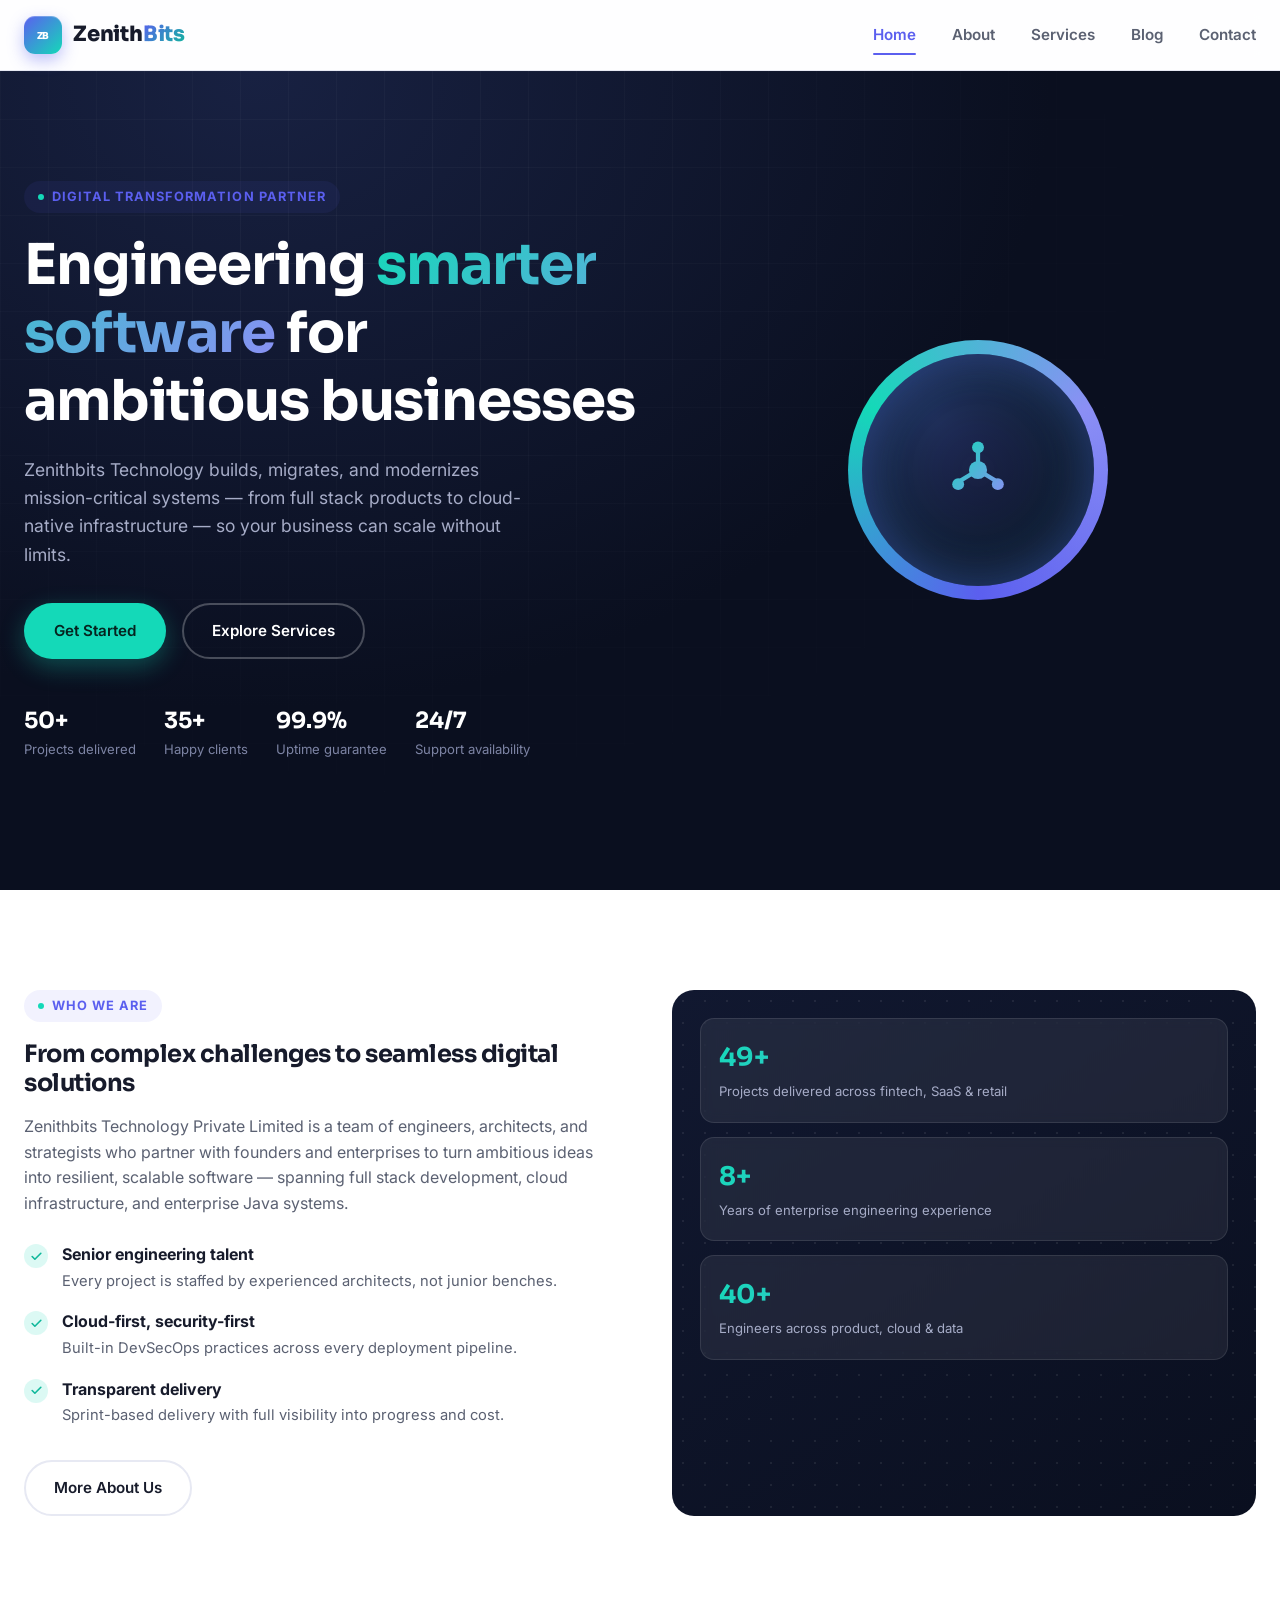
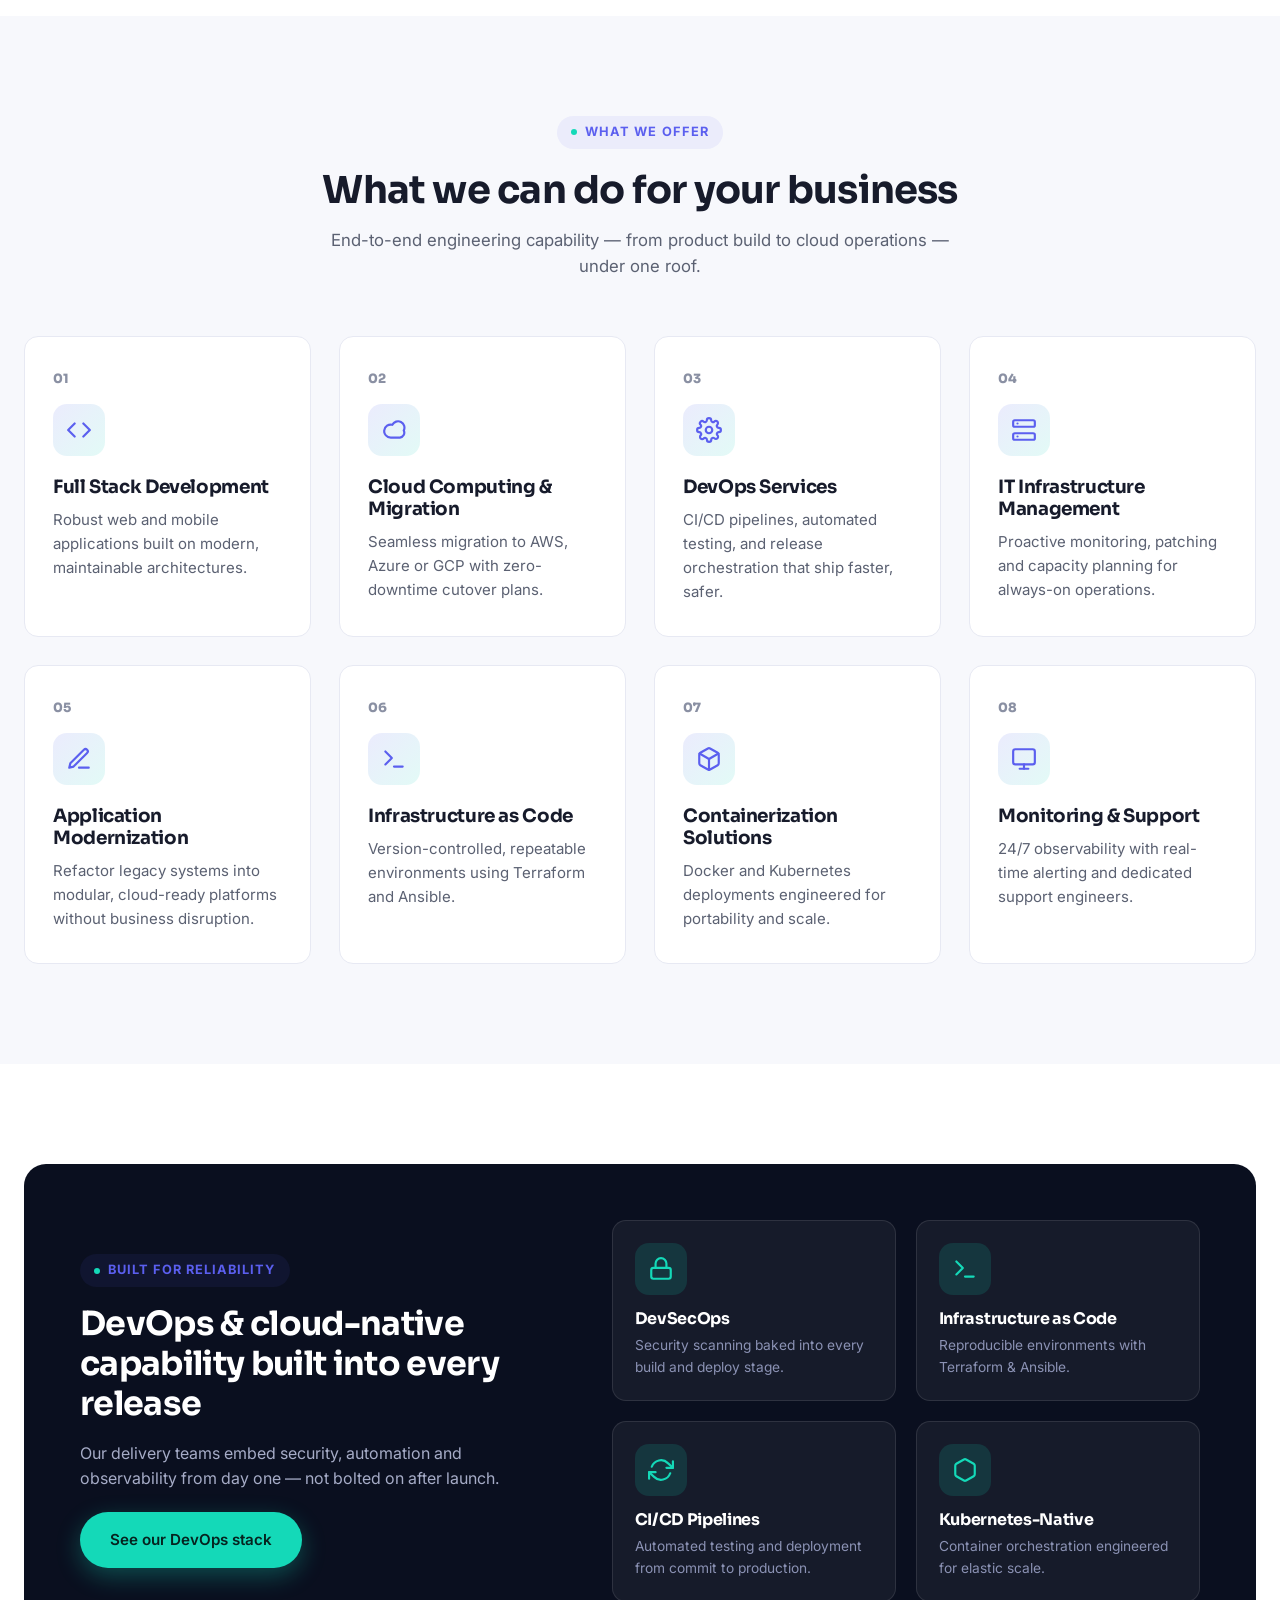
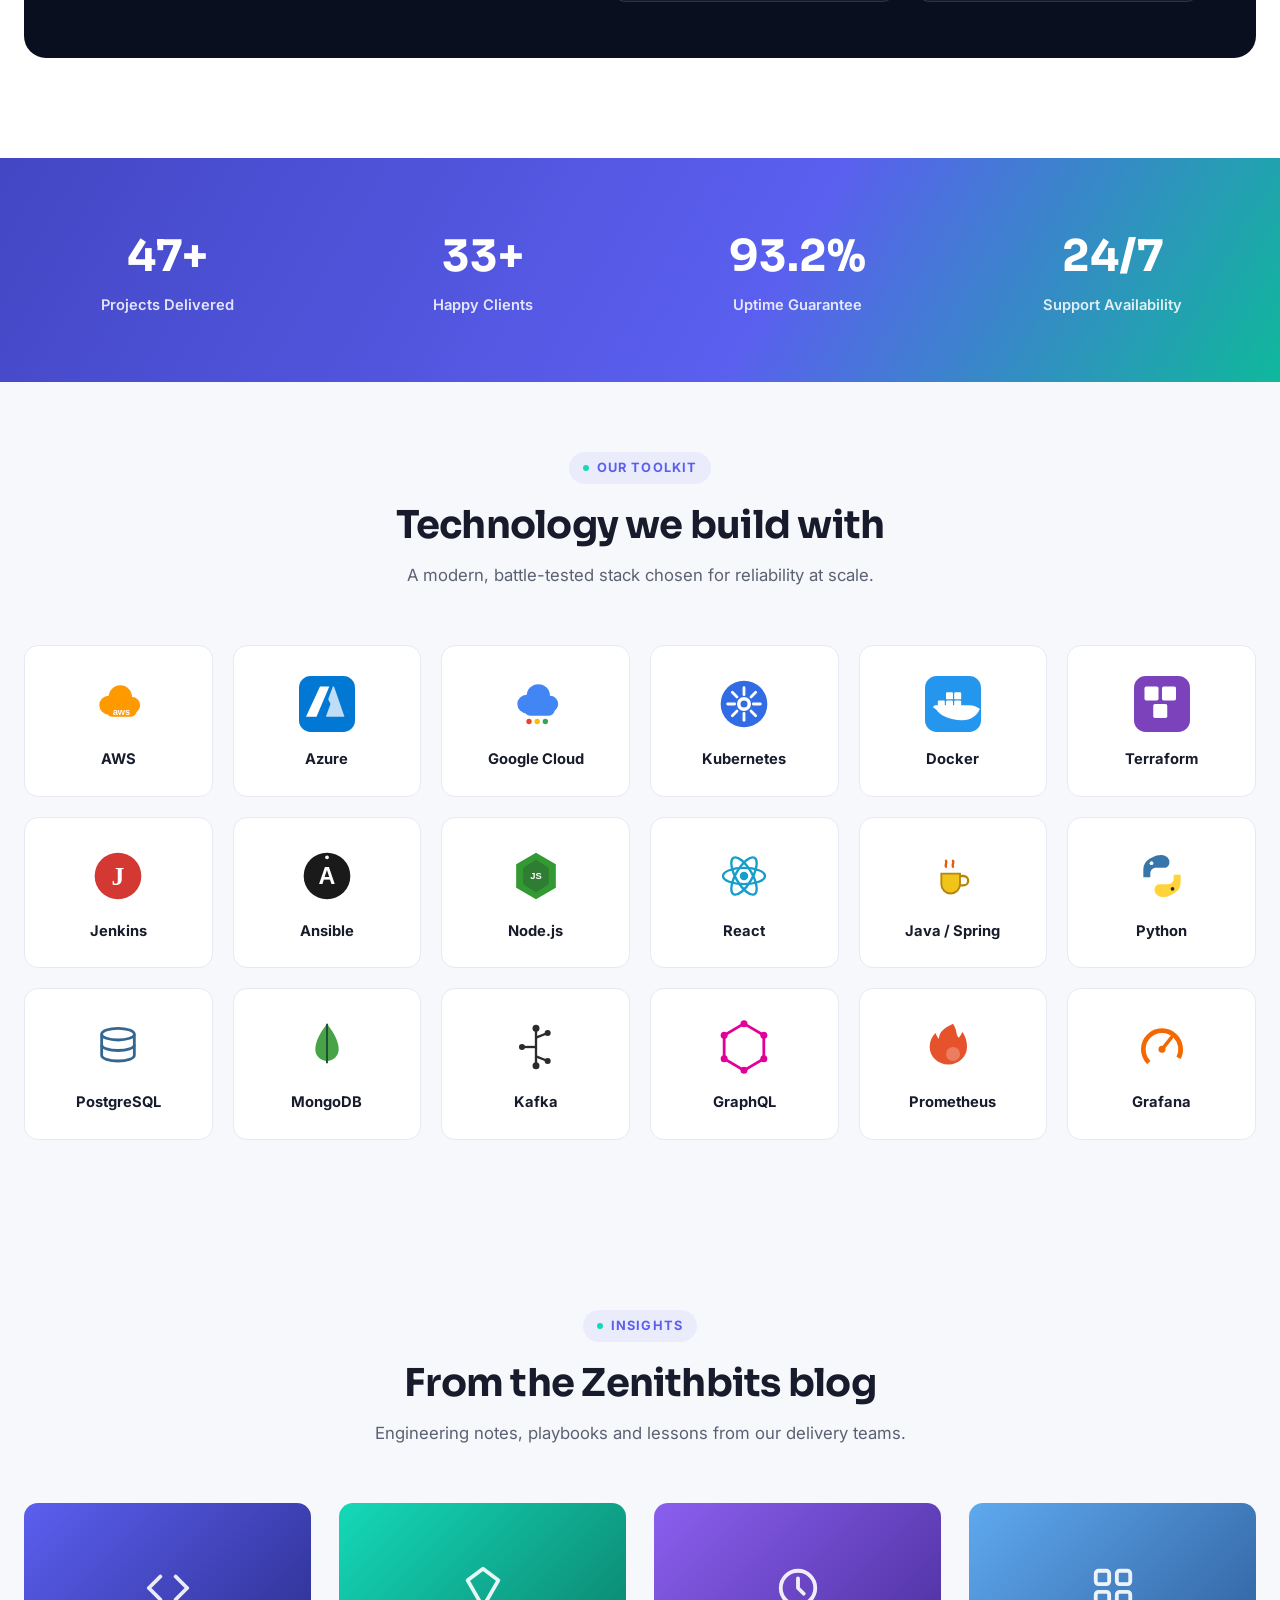
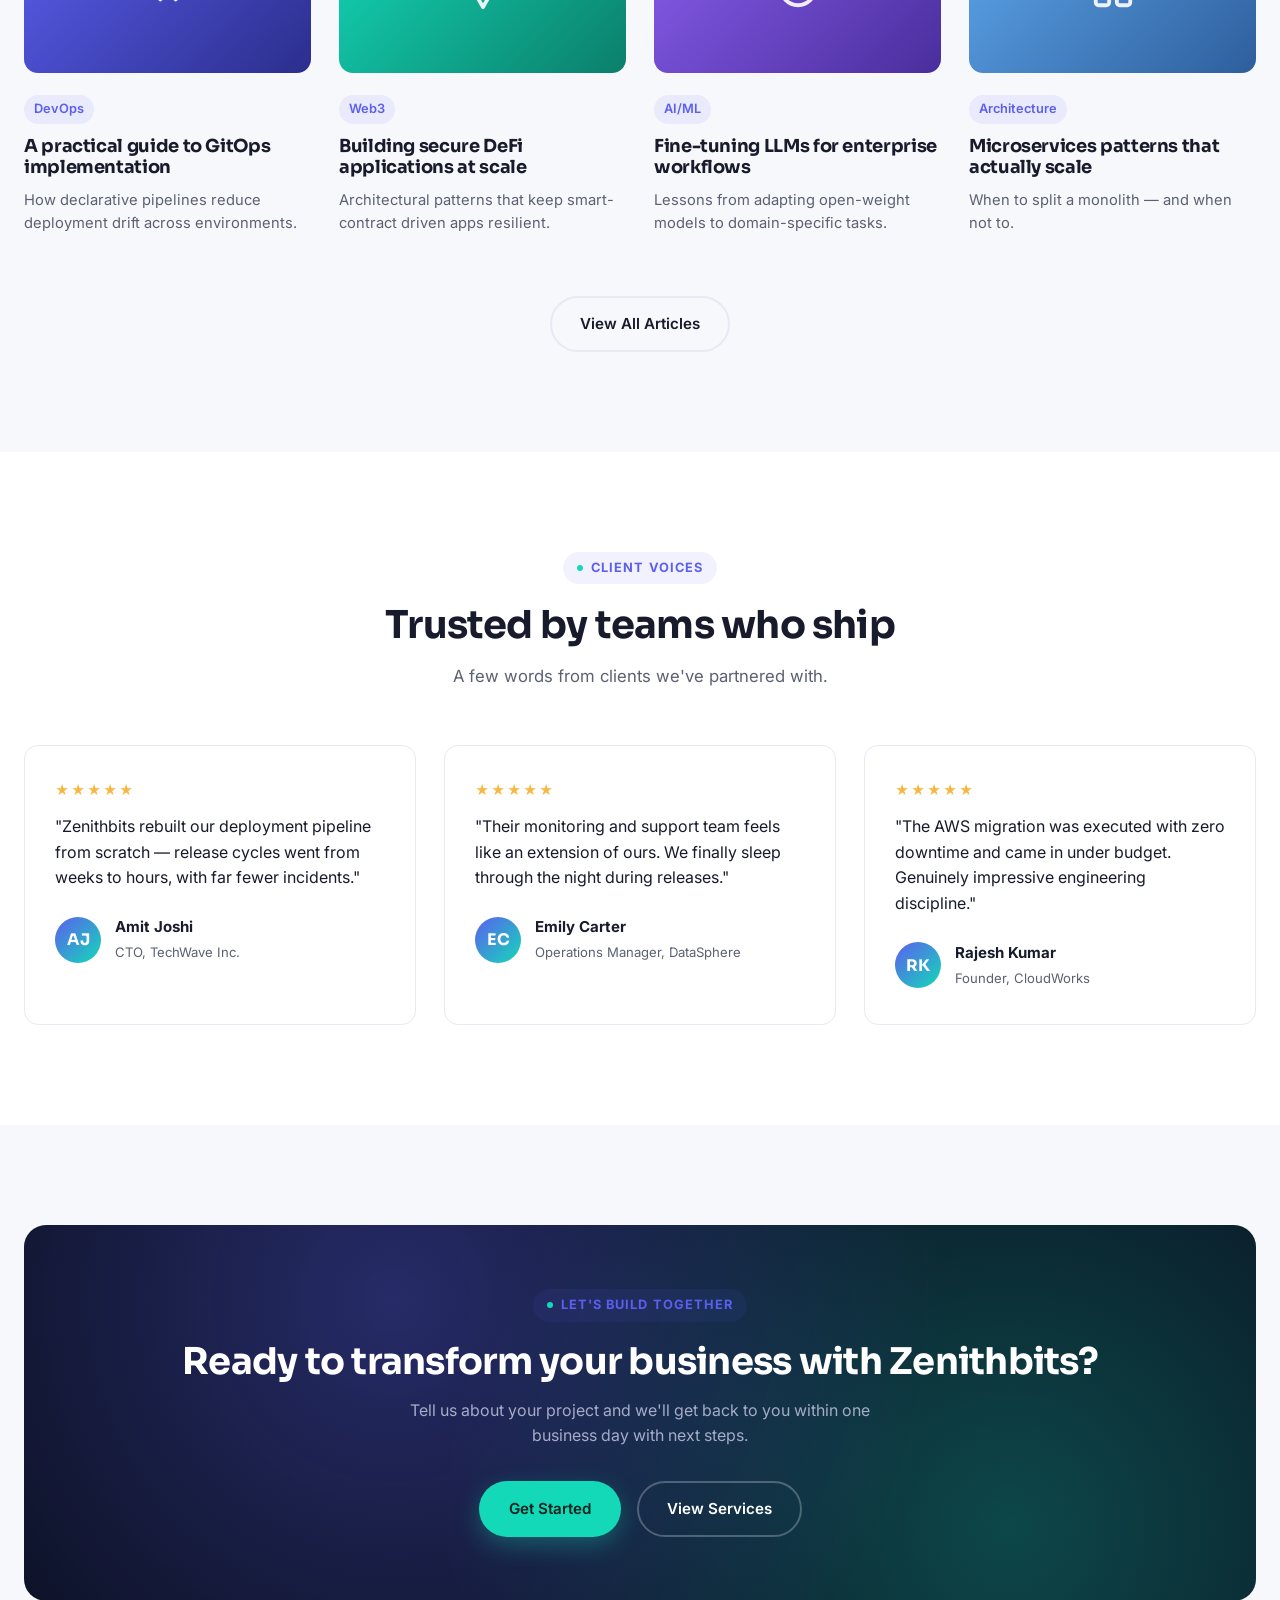
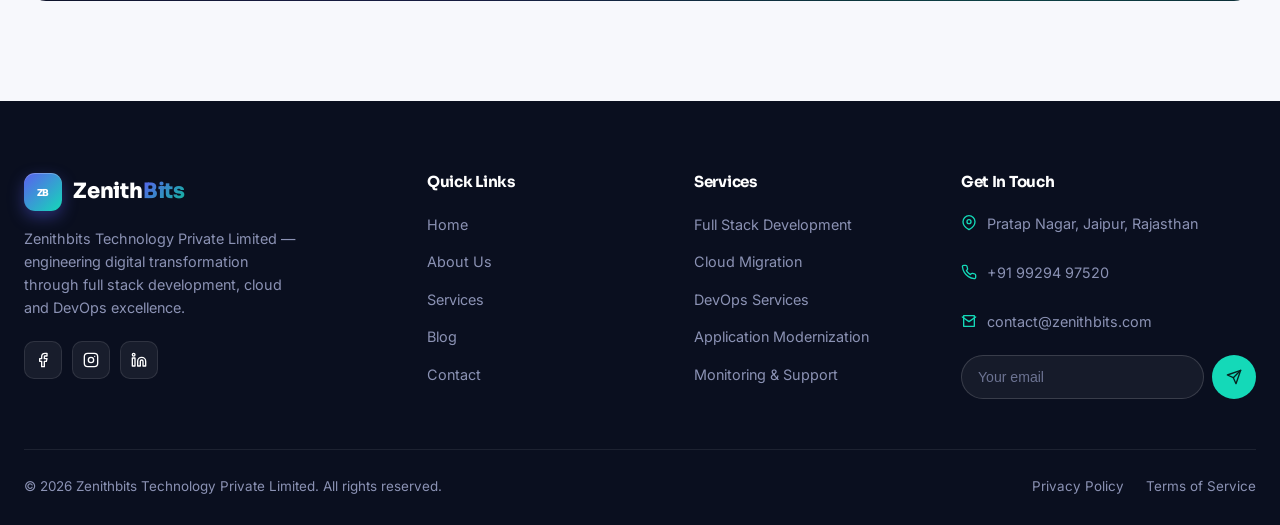
<file: index.html>
<!DOCTYPE html>
<html lang="en">
<head>
<meta charset="UTF-8">
<meta name="viewport" content="width=device-width, initial-scale=1.0">
<title>Zenithbits Technology | Digital Transformation &amp; IT Solutions</title>
<meta name="description" content="Zenithbits Technology Private Limited delivers full stack development, cloud migration, DevOps, and enterprise IT solutions that help businesses scale with confidence.">
<link rel="preconnect" href="https://fonts.googleapis.com">
<link href="https://fonts.googleapis.com/css2?family=Inter:wght@400;500;600;700&family=Sora:wght@600;700;800&display=swap" rel="stylesheet">
<link rel="icon" type="image/svg+xml" href="assets/favicon.svg">
<link rel="icon" type="image/png" sizes="32x32" href="assets/favicon-32.png">
<link rel="icon" type="image/png" sizes="16x16" href="assets/favicon-16.png">
<link rel="apple-touch-icon" sizes="180x180" href="assets/apple-touch-icon.png">
<link rel="shortcut icon" href="assets/favicon.ico">
<link rel="stylesheet" href="assets/style.css">
</head>
<body>

<!-- ========== NAVBAR ========== -->
<header class="navbar">
  <div class="container nav-inner">
    <a href="index.html" class="logo">
      <span class="mark"><svg viewBox="0 0 24 24" fill="none"><text x="12" y="16.3" font-family="'Sora',Arial,sans-serif" font-weight="800" font-size="11.5" letter-spacing="-0.4" fill="#fff" text-anchor="middle">ZB</text></svg></span>
      <span class="logo-text">Zenith<span class="sub">Bits</span></span>
    </a>
    <nav class="nav-links">
      <a href="index.html" class="active">Home</a>
      <a href="about.html">About</a>
      <a href="services.html">Services</a>
      <a href="blog.html">Blog</a>
      <a href="contact.html">Contact</a>
    </nav>
    <button class="nav-toggle" aria-label="Menu"><span></span><span></span><span></span></button>
  </div>
  <div class="container mobile-menu">
    <a href="index.html" class="active">Home</a>
    <a href="about.html">About</a>
    <a href="services.html">Services</a>
    <a href="blog.html">Blog</a>
    <a href="contact.html">Contact</a>
  </div>
</header>

<!-- ========== HERO ========== -->
<section class="hero">
  <div class="container hero-grid">
    <div class="hero-copy">
      <div class="eyebrow on-dark">Digital Transformation Partner</div>
      <h1>Engineering <span class="grad">smarter software</span> for ambitious businesses</h1>
      <p>Zenithbits Technology builds, migrates, and modernizes mission-critical systems — from full stack products to cloud-native infrastructure — so your business can scale without limits.</p>
      <div class="hero-actions">
        <a href="contact.html" class="btn btn-accent">Get Started</a>
        <a href="services.html" class="btn btn-outline">Explore Services</a>
      </div>
      <div class="hero-trust">
        <div><strong data-count="50" data-suffix="+">0+</strong><span>Projects delivered</span></div>
        <div><strong data-count="35" data-suffix="+">0+</strong><span>Happy clients</span></div>
        <div><strong data-count="99.9" data-suffix="%">0%</strong><span>Uptime guarantee</span></div>
        <div><strong>24/7</strong><span>Support availability</span></div>
      </div>
    </div>
    <div class="hero-art">
      <div class="hero-core">
        <div class="hero-core-icon">
          <svg viewBox="0 0 24 24" fill="none">
            <defs>
              <linearGradient id="heroNodeGrad" x1="2" y1="3" x2="22" y2="21" gradientUnits="userSpaceOnUse">
                <stop offset="0%" stop-color="#14D9B8"/>
                <stop offset="100%" stop-color="#8B8FF5"/>
              </linearGradient>
            </defs>
            <line x1="12" y1="12" x2="12" y2="4.6" stroke="url(#heroNodeGrad)" stroke-width="1.5" stroke-linecap="round"/>
            <line x1="12" y1="12" x2="5.4" y2="16" stroke="url(#heroNodeGrad)" stroke-width="1.5" stroke-linecap="round"/>
            <line x1="12" y1="12" x2="18.6" y2="16" stroke="url(#heroNodeGrad)" stroke-width="1.5" stroke-linecap="round"/>
            <circle cx="12" cy="12" r="3.2" fill="url(#heroNodeGrad)"/>
            <circle cx="12" cy="4" r="2.1" fill="url(#heroNodeGrad)"/>
            <circle cx="5" cy="17" r="2.1" fill="url(#heroNodeGrad)"/>
            <circle cx="19" cy="17" r="2.1" fill="url(#heroNodeGrad)"/>
          </svg>
        </div>
      </div>
    </div>
  </div>
</section>

<!-- ========== ABOUT PREVIEW ========== -->
<section class="section bg-surface">
  <div class="container split">
    <div>
      <div class="eyebrow">Who We Are</div>
      <h2>From complex challenges to seamless digital solutions</h2>
      <p style="color:var(--text-muted); margin-top:16px;">Zenithbits Technology Private Limited is a team of engineers, architects, and strategists who partner with founders and enterprises to turn ambitious ideas into resilient, scalable software — spanning full stack development, cloud infrastructure, and enterprise Java systems.</p>
      <ul class="split-list">
        <li>
          <div class="check"><svg viewBox="0 0 24 24" fill="none" stroke-width="3" stroke-linecap="round" stroke-linejoin="round"><path d="M20 6L9 17l-5-5"/></svg></div>
          <div><strong>Senior engineering talent</strong><p>Every project is staffed by experienced architects, not junior benches.</p></div>
        </li>
        <li>
          <div class="check"><svg viewBox="0 0 24 24" fill="none" stroke-width="3" stroke-linecap="round" stroke-linejoin="round"><path d="M20 6L9 17l-5-5"/></svg></div>
          <div><strong>Cloud-first, security-first</strong><p>Built-in DevSecOps practices across every deployment pipeline.</p></div>
        </li>
        <li>
          <div class="check"><svg viewBox="0 0 24 24" fill="none" stroke-width="3" stroke-linecap="round" stroke-linejoin="round"><path d="M20 6L9 17l-5-5"/></svg></div>
          <div><strong>Transparent delivery</strong><p>Sprint-based delivery with full visibility into progress and cost.</p></div>
        </li>
      </ul>
      <a href="about.html" class="btn btn-outline-dark" style="margin-top:32px;">More About Us</a>
    </div>
    <div class="split-visual">
      <div class="grid-dots"></div>
      <div class="stat-chip"><strong data-count="50" data-suffix="+">0+</strong><span>Projects delivered across fintech, SaaS &amp; retail</span></div>
      <div class="stat-chip"><strong data-count="8" data-suffix="+">0+</strong><span>Years of enterprise engineering experience</span></div>
      <div class="stat-chip"><strong data-count="40" data-suffix="+">0+</strong><span>Engineers across product, cloud &amp; data</span></div>
    </div>
  </div>
</section>

<!-- ========== SERVICES ========== -->
<section class="section bg-soft">
  <div class="container">
    <div class="section-head">
      <div class="eyebrow">What We Offer</div>
      <h2>What we can do for your business</h2>
      <p>End-to-end engineering capability — from product build to cloud operations — under one roof.</p>
    </div>
    <div class="grid grid-4">
      <div class="card">
        <span class="service-num">01</span>
        <div class="icon-tile"><svg viewBox="0 0 24 24" fill="none" stroke-width="2" stroke-linecap="round" stroke-linejoin="round"><polyline points="16 18 22 12 16 6"/><polyline points="8 6 2 12 8 18"/></svg></div>
        <h3>Full Stack Development</h3>
        <p>Robust web and mobile applications built on modern, maintainable architectures.</p>
      </div>
      <div class="card">
        <span class="service-num">02</span>
        <div class="icon-tile"><svg viewBox="0 0 24 24" fill="none" stroke-width="2" stroke-linecap="round" stroke-linejoin="round"><path d="M17.5 19H9a6 6 0 1 1 1.5-11.8A5.5 5.5 0 0 1 21 12.5 4.5 4.5 0 0 1 17.5 19Z"/></svg></div>
        <h3>Cloud Computing &amp; Migration</h3>
        <p>Seamless migration to AWS, Azure or GCP with zero-downtime cutover plans.</p>
      </div>
      <div class="card">
        <span class="service-num">03</span>
        <div class="icon-tile"><svg viewBox="0 0 24 24" fill="none" stroke-width="2" stroke-linecap="round" stroke-linejoin="round"><circle cx="12" cy="12" r="3"/><path d="M19.4 15a1.65 1.65 0 0 0 .33 1.82l.06.06a2 2 0 1 1-2.83 2.83l-.06-.06a1.65 1.65 0 0 0-1.82-.33 1.65 1.65 0 0 0-1 1.51V21a2 2 0 0 1-4 0v-.09A1.65 1.65 0 0 0 9 19.4a1.65 1.65 0 0 0-1.82.33l-.06.06a2 2 0 1 1-2.83-2.83l.06-.06A1.65 1.65 0 0 0 4.6 15a1.65 1.65 0 0 0-1.51-1H3a2 2 0 0 1 0-4h.09A1.65 1.65 0 0 0 4.6 9a1.65 1.65 0 0 0-.33-1.82l-.06-.06a2 2 0 1 1 2.83-2.83l.06.06A1.65 1.65 0 0 0 9 4.6a1.65 1.65 0 0 0 1-1.51V3a2 2 0 0 1 4 0v.09a1.65 1.65 0 0 0 1 1.51 1.65 1.65 0 0 0 1.82-.33l.06-.06a2 2 0 1 1 2.83 2.83l-.06.06A1.65 1.65 0 0 0 19.4 9a1.65 1.65 0 0 0 1.51 1H21a2 2 0 0 1 0 4h-.09a1.65 1.65 0 0 0-1.51 1Z"/></svg></div>
        <h3>DevOps Services</h3>
        <p>CI/CD pipelines, automated testing, and release orchestration that ship faster, safer.</p>
      </div>
      <div class="card">
        <span class="service-num">04</span>
        <div class="icon-tile"><svg viewBox="0 0 24 24" fill="none" stroke-width="2" stroke-linecap="round" stroke-linejoin="round"><rect x="2" y="3" width="20" height="6" rx="1.5"/><rect x="2" y="15" width="20" height="6" rx="1.5"/><line x1="6" y1="6" x2="6.01" y2="6"/><line x1="6" y1="18" x2="6.01" y2="18"/></svg></div>
        <h3>IT Infrastructure Management</h3>
        <p>Proactive monitoring, patching and capacity planning for always-on operations.</p>
      </div>
      <div class="card">
        <span class="service-num">05</span>
        <div class="icon-tile"><svg viewBox="0 0 24 24" fill="none" stroke-width="2" stroke-linecap="round" stroke-linejoin="round"><path d="M12 20h9"/><path d="M16.5 3.5a2.12 2.12 0 0 1 3 3L7 19l-4 1 1-4Z"/></svg></div>
        <h3>Application Modernization</h3>
        <p>Refactor legacy systems into modular, cloud-ready platforms without business disruption.</p>
      </div>
      <div class="card">
        <span class="service-num">06</span>
        <div class="icon-tile"><svg viewBox="0 0 24 24" fill="none" stroke-width="2" stroke-linecap="round" stroke-linejoin="round"><polyline points="4 17 10 11 4 5"/><line x1="12" y1="19" x2="20" y2="19"/></svg></div>
        <h3>Infrastructure as Code</h3>
        <p>Version-controlled, repeatable environments using Terraform and Ansible.</p>
      </div>
      <div class="card">
        <span class="service-num">07</span>
        <div class="icon-tile"><svg viewBox="0 0 24 24" fill="none" stroke-width="2" stroke-linecap="round" stroke-linejoin="round"><path d="M21 16V8a2 2 0 0 0-1-1.73l-7-4a2 2 0 0 0-2 0l-7 4A2 2 0 0 0 3 8v8a2 2 0 0 0 1 1.73l7 4a2 2 0 0 0 2 0l7-4A2 2 0 0 0 21 16Z"/><polyline points="3.27 6.96 12 12.01 20.73 6.96"/><line x1="12" y1="22.08" x2="12" y2="12"/></svg></div>
        <h3>Containerization Solutions</h3>
        <p>Docker and Kubernetes deployments engineered for portability and scale.</p>
      </div>
      <div class="card">
        <span class="service-num">08</span>
        <div class="icon-tile"><svg viewBox="0 0 24 24" fill="none" stroke-width="2" stroke-linecap="round" stroke-linejoin="round"><rect x="2" y="3" width="20" height="14" rx="2"/><line x1="8" y1="21" x2="16" y2="21"/><line x1="12" y1="17" x2="12" y2="21"/></svg></div>
        <h3>Monitoring &amp; Support</h3>
        <p>24/7 observability with real-time alerting and dedicated support engineers.</p>
      </div>
    </div>
  </div>
</section>

<!-- ========== FEATURE STRIP (DevOps highlight) ========== -->
<section class="section bg-surface">
  <div class="container">
    <div class="feature-strip">
      <div>
        <div class="eyebrow on-dark">Built For Reliability</div>
        <h2>DevOps &amp; cloud-native capability built into every release</h2>
        <p>Our delivery teams embed security, automation and observability from day one — not bolted on after launch.</p>
        <a href="services.html" class="btn btn-accent" style="margin-top:10px;">See our DevOps stack</a>
      </div>
      <div class="feature-grid">
        <div class="feature-item">
          <div class="icon-tile"><svg viewBox="0 0 24 24" fill="none" stroke-width="2" stroke-linecap="round" stroke-linejoin="round"><rect x="3" y="11" width="18" height="10" rx="2"/><path d="M7 11V7a5 5 0 0 1 10 0v4"/></svg></div>
          <h4>DevSecOps</h4>
          <p>Security scanning baked into every build and deploy stage.</p>
        </div>
        <div class="feature-item">
          <div class="icon-tile"><svg viewBox="0 0 24 24" fill="none" stroke-width="2" stroke-linecap="round" stroke-linejoin="round"><polyline points="4 17 10 11 4 5"/><line x1="12" y1="19" x2="20" y2="19"/></svg></div>
          <h4>Infrastructure as Code</h4>
          <p>Reproducible environments with Terraform &amp; Ansible.</p>
        </div>
        <div class="feature-item">
          <div class="icon-tile"><svg viewBox="0 0 24 24" fill="none" stroke-width="2" stroke-linecap="round" stroke-linejoin="round"><path d="M23 4v6h-6"/><path d="M1 20v-6h6"/><path d="M3.51 9a9 9 0 0 1 14.85-3.36L23 10M1 14l4.64 4.36A9 9 0 0 0 20.49 15"/></svg></div>
          <h4>CI/CD Pipelines</h4>
          <p>Automated testing and deployment from commit to production.</p>
        </div>
        <div class="feature-item">
          <div class="icon-tile"><svg viewBox="0 0 24 24" fill="none" stroke-width="2" stroke-linecap="round" stroke-linejoin="round"><path d="M21 16V8a2 2 0 0 0-1-1.73l-7-4a2 2 0 0 0-2 0l-7 4A2 2 0 0 0 3 8v8a2 2 0 0 0 1 1.73l7 4a2 2 0 0 0 2 0l7-4A2 2 0 0 0 21 16Z"/></svg></div>
          <h4>Kubernetes-Native</h4>
          <p>Container orchestration engineered for elastic scale.</p>
        </div>
      </div>
    </div>
  </div>
</section>

<!-- ========== STATS BAND ========== -->
<section class="stats-band">
  <div class="container grid grid-4">
    <div class="stat-item"><strong data-count="50" data-suffix="+">0+</strong><span>Projects Delivered</span></div>
    <div class="stat-item"><strong data-count="35" data-suffix="+">0+</strong><span>Happy Clients</span></div>
    <div class="stat-item"><strong data-count="99.9" data-suffix="%">0%</strong><span>Uptime Guarantee</span></div>
    <div class="stat-item"><strong>24/7</strong><span>Support Availability</span></div>
  </div>
</section>

<!-- ========== TECH STACK ========== -->
<section class="tech-strip bg-soft">
  <div class="container">
    <div class="section-head">
      <div class="eyebrow">Our Toolkit</div>
      <h2>Technology we build with</h2>
      <p>A modern, battle-tested stack chosen for reliability at scale.</p>
    </div>
    <div class="tech-grid">
      <div class="tech-card">
        <div class="tech-icon-wrap"><svg viewBox="0 0 48 48"><g fill="#FF9900"><circle cx="16" cy="25" r="8"/><circle cx="26" cy="18" r="10"/><circle cx="36" cy="25" r="7"/><rect x="14" y="25" width="26" height="10" rx="5"/></g><text x="27" y="33" font-family="Arial, sans-serif" font-size="8" font-weight="800" fill="#fff" text-anchor="middle">aws</text></svg></div>
        <span>AWS</span>
      </div>
      <div class="tech-card">
        <div class="tech-icon-wrap"><svg viewBox="0 0 48 48"><rect width="48" height="48" rx="10" fill="#0078D4"/><path d="M18 9h8l-11 26H6l12-26Z" fill="#fff"/><path d="M25 9h5l9 26H23l4-11-2-4 4-11Z" fill="#fff" fill-opacity="0.75"/></svg></div>
        <span>Azure</span>
      </div>
      <div class="tech-card">
        <div class="tech-icon-wrap"><svg viewBox="0 0 48 48"><g fill="#4285F4"><circle cx="16" cy="24" r="8"/><circle cx="26" cy="17" r="10"/><circle cx="36" cy="24" r="7"/><rect x="14" y="24" width="26" height="10" rx="5"/></g><circle cx="18" cy="39" r="2.3" fill="#EA4335"/><circle cx="25" cy="39" r="2.3" fill="#FBBC05"/><circle cx="32" cy="39" r="2.3" fill="#34A853"/></svg></div>
        <span>Google Cloud</span>
      </div>
      <div class="tech-card">
        <div class="tech-icon-wrap"><svg viewBox="0 0 48 48"><circle cx="24" cy="24" r="20" fill="#326CE5"/><g stroke="#fff" stroke-width="2.4" stroke-linecap="round"><line x1="24" y1="10" x2="24" y2="16"/><line x1="24" y1="32" x2="24" y2="38"/><line x1="10" y1="24" x2="16" y2="24"/><line x1="32" y1="24" x2="38" y2="24"/><line x1="14" y1="14" x2="18" y2="18"/><line x1="30" y1="30" x2="34" y2="34"/><line x1="34" y1="14" x2="30" y2="18"/><line x1="18" y1="30" x2="14" y2="34"/></g><circle cx="24" cy="24" r="6" fill="#fff"/><circle cx="24" cy="24" r="3" fill="#326CE5"/></svg></div>
        <span>Kubernetes</span>
      </div>
      <div class="tech-card">
        <div class="tech-icon-wrap"><svg viewBox="0 0 48 48"><rect width="48" height="48" rx="10" fill="#2496ED"/><g fill="#fff"><rect x="11" y="21" width="6" height="6" rx="1"/><rect x="18" y="21" width="6" height="6" rx="1"/><rect x="25" y="21" width="6" height="6" rx="1"/><rect x="18" y="14" width="6" height="6" rx="1"/><rect x="25" y="14" width="6" height="6" rx="1"/><path d="M7 27c0-1.1.9-2 2-2h29c3.3 0 6.6 1.1 9 3.3-2.2 5.5-7.7 9.7-15.3 9.7-11 0-18.7-4.4-22-9-1-1.4-2-1.4-2.7-2Z"/></g></svg></div>
        <span>Docker</span>
      </div>
      <div class="tech-card">
        <div class="tech-icon-wrap"><svg viewBox="0 0 48 48"><rect width="48" height="48" rx="10" fill="#7B42BC"/><g fill="#fff"><rect x="9" y="9" width="12" height="12" rx="1.5"/><rect x="24" y="9" width="12" height="12" rx="1.5"/><rect x="16.5" y="24" width="12" height="12" rx="1.5"/></g></svg></div>
        <span>Terraform</span>
      </div>
      <div class="tech-card">
        <div class="tech-icon-wrap"><svg viewBox="0 0 48 48"><circle cx="24" cy="24" r="20" fill="#D33833"/><text x="24" y="32" font-family="Georgia, serif" font-size="22" font-weight="700" fill="#fff" text-anchor="middle">J</text></svg></div>
        <span>Jenkins</span>
      </div>
      <div class="tech-card">
        <div class="tech-icon-wrap"><svg viewBox="0 0 48 48"><circle cx="24" cy="24" r="20" fill="#1A1A1A"/><text x="24" y="31" font-family="Arial, sans-serif" font-size="20" font-weight="800" fill="#fff" text-anchor="middle">A</text><circle cx="24" cy="8" r="1.6" fill="#fff"/></svg></div>
        <span>Ansible</span>
      </div>
      <div class="tech-card">
        <div class="tech-icon-wrap"><svg viewBox="0 0 48 48"><polygon points="24,4 41,14 41,34 24,44 7,34 7,14" fill="#339933"/><polygon points="24,10 35,17 35,31 24,38 13,31 13,17" fill="#2E7D32"/><text x="24" y="27" font-family="Arial, sans-serif" font-size="8" font-weight="800" fill="#fff" text-anchor="middle">JS</text></svg></div>
        <span>Node.js</span>
      </div>
      <div class="tech-card">
        <div class="tech-icon-wrap"><svg viewBox="0 0 48 48"><g fill="none" stroke="#149ECA" stroke-width="2"><ellipse cx="24" cy="24" rx="18" ry="7"/><ellipse cx="24" cy="24" rx="18" ry="7" transform="rotate(60 24 24)"/><ellipse cx="24" cy="24" rx="18" ry="7" transform="rotate(120 24 24)"/></g><circle cx="24" cy="24" r="3.6" fill="#149ECA"/></svg></div>
        <span>React</span>
      </div>
      <div class="tech-card">
        <div class="tech-icon-wrap"><svg viewBox="0 0 48 48"><path d="M14 22h16v9a8 8 0 0 1-16 0v-9Z" fill="#F0C419" stroke="#B9860A" stroke-width="1.6"/><path d="M30 24h3a4 4 0 0 1 0 8h-3" fill="none" stroke="#B9860A" stroke-width="2"/><g stroke="#E8590C" stroke-width="2" stroke-linecap="round" fill="none"><path d="M18 16c-1-2 1-3 0-5"/><path d="M24 16c-1-2 1-3 0-5"/></g></svg></div>
        <span>Java / Spring</span>
      </div>
      <div class="tech-card">
        <div class="tech-icon-wrap"><svg viewBox="0 0 48 48"><path d="M16 8c5-3 12-3 14 2 1 3 0 6-3 7h-8c-3 0-5 2-5 5v3H8v-6c0-6 3-9 8-11Z" fill="#3776AB"/><path d="M32 40c-5 3-12 3-14-2-1-3 0-6 3-7h8c3 0 5-2 5-5v-3h6v6c0 6-3 9-8 11Z" fill="#FFD43B"/><circle cx="15" cy="13" r="1.6" fill="#fff"/><circle cx="33" cy="35" r="1.6" fill="#2b2b2b"/></svg></div>
        <span>Python</span>
      </div>
      <div class="tech-card">
        <div class="tech-icon-wrap"><svg viewBox="0 0 48 48"><g fill="none" stroke="#336791" stroke-width="2.4"><ellipse cx="24" cy="13" rx="14" ry="5"/><path d="M10 13v18c0 2.8 6.3 5 14 5s14-2.2 14-5V13"/><path d="M10 22c0 2.8 6.3 5 14 5s14-2.2 14-5"/></g></svg></div>
        <span>PostgreSQL</span>
      </div>
      <div class="tech-card">
        <div class="tech-icon-wrap"><svg viewBox="0 0 48 48"><path d="M24 4c6 8 10 15 10 22a10 10 0 0 1-20 0c0-7 4-14 10-22Z" fill="#47A248"/><path d="M24 4v34" stroke="#1B4B2E" stroke-width="1.6"/></svg></div>
        <span>MongoDB</span>
      </div>
      <div class="tech-card">
        <div class="tech-icon-wrap"><svg viewBox="0 0 48 48"><g stroke="#2B2B2B" stroke-width="2"><line x1="24" y1="8" x2="24" y2="40"/><line x1="24" y1="16" x2="34" y2="12"/><line x1="24" y1="24" x2="12" y2="24"/><line x1="24" y1="32" x2="34" y2="36"/></g><g fill="#2B2B2B"><circle cx="24" cy="8" r="3"/><circle cx="24" cy="40" r="3"/><circle cx="34" cy="12" r="2.6"/><circle cx="12" cy="24" r="2.6"/><circle cx="34" cy="36" r="2.6"/></g></svg></div>
        <span>Kafka</span>
      </div>
      <div class="tech-card">
        <div class="tech-icon-wrap"><svg viewBox="0 0 48 48"><polygon points="24,4 41,14 41,34 24,44 7,34 7,14" fill="none" stroke="#E10098" stroke-width="2.4"/><g fill="#E10098"><circle cx="24" cy="4" r="3"/><circle cx="41" cy="14" r="3"/><circle cx="41" cy="34" r="3"/><circle cx="24" cy="44" r="3"/><circle cx="7" cy="34" r="3"/><circle cx="7" cy="14" r="3"/></g></svg></div>
        <span>GraphQL</span>
      </div>
      <div class="tech-card">
        <div class="tech-icon-wrap"><svg viewBox="0 0 48 48"><path d="M24 4c4 6 2 9 5 12 2-2 3-5 3-5 3 4 4 9 4 13 0 8-7 15-16 15S4 32 4 24c0-5 2-9 5-12 0 0 1 3 3 5 0-6 4-9 12-13Z" fill="#E6522C"/><circle cx="24" cy="30" r="6" fill="#fff" opacity="0.25"/></svg></div>
        <span>Prometheus</span>
      </div>
      <div class="tech-card">
        <div class="tech-icon-wrap"><svg viewBox="0 0 48 48"><circle cx="24" cy="26" r="16" fill="none" stroke="#F46800" stroke-width="4" stroke-dasharray="70 100" transform="rotate(135 24 26)"/><line x1="24" y1="26" x2="32" y2="16" stroke="#F46800" stroke-width="3" stroke-linecap="round"/><circle cx="24" cy="26" r="3" fill="#F46800"/></svg></div>
        <span>Grafana</span>
      </div>
    </div>
  </div>
</section>

<!-- ========== BLOG PREVIEW ========== -->
<section class="section bg-soft">
  <div class="container">
    <div class="section-head">
      <div class="eyebrow">Insights</div>
      <h2>From the Zenithbits blog</h2>
      <p>Engineering notes, playbooks and lessons from our delivery teams.</p>
    </div>
    <div class="grid grid-4">
      <article class="blog-card">
        <div class="blog-thumb t1"><svg viewBox="0 0 24 24" fill="none" stroke-width="2" stroke-linecap="round" stroke-linejoin="round"><polyline points="16 18 22 12 16 6"/><polyline points="8 6 2 12 8 18"/></svg></div>
        <div class="blog-meta"><span class="tag">DevOps</span></div>
        <h3>A practical guide to GitOps implementation</h3>
        <p>How declarative pipelines reduce deployment drift across environments.</p>
      </article>
      <article class="blog-card">
        <div class="blog-thumb t2"><svg viewBox="0 0 24 24" fill="none" stroke-width="2" stroke-linecap="round" stroke-linejoin="round"><path d="M12 2 L20 8 L12 22 L4 8 Z"/></svg></div>
        <div class="blog-meta"><span class="tag">Web3</span></div>
        <h3>Building secure DeFi applications at scale</h3>
        <p>Architectural patterns that keep smart-contract driven apps resilient.</p>
      </article>
      <article class="blog-card">
        <div class="blog-thumb t3"><svg viewBox="0 0 24 24" fill="none" stroke-width="2" stroke-linecap="round" stroke-linejoin="round"><circle cx="12" cy="12" r="9"/><path d="M12 7v5l3 3"/></svg></div>
        <div class="blog-meta"><span class="tag">AI/ML</span></div>
        <h3>Fine-tuning LLMs for enterprise workflows</h3>
        <p>Lessons from adapting open-weight models to domain-specific tasks.</p>
      </article>
      <article class="blog-card">
        <div class="blog-thumb t4"><svg viewBox="0 0 24 24" fill="none" stroke-width="2" stroke-linecap="round" stroke-linejoin="round"><rect x="3" y="3" width="7" height="7" rx="1.5"/><rect x="14" y="3" width="7" height="7" rx="1.5"/><rect x="3" y="14" width="7" height="7" rx="1.5"/><rect x="14" y="14" width="7" height="7" rx="1.5"/></svg></div>
        <div class="blog-meta"><span class="tag">Architecture</span></div>
        <h3>Microservices patterns that actually scale</h3>
        <p>When to split a monolith — and when not to.</p>
      </article>
    </div>
    <div class="text-center" style="margin-top:44px;"><a href="blog.html" class="btn btn-outline-dark">View All Articles</a></div>
  </div>
</section>

<!-- ========== TESTIMONIALS ========== -->
<section class="section bg-surface">
  <div class="container">
    <div class="section-head">
      <div class="eyebrow">Client Voices</div>
      <h2>Trusted by teams who ship</h2>
      <p>A few words from clients we've partnered with.</p>
    </div>
    <div class="grid grid-3">
      <div class="testi-card">
        <div class="stars">★★★★★</div>
        <p class="quote">"Zenithbits rebuilt our deployment pipeline from scratch — release cycles went from weeks to hours, with far fewer incidents."</p>
        <div class="testi-person">
          <div class="testi-avatar">AJ</div>
          <div><strong>Amit Joshi</strong><span>CTO, TechWave Inc.</span></div>
        </div>
      </div>
      <div class="testi-card">
        <div class="stars">★★★★★</div>
        <p class="quote">"Their monitoring and support team feels like an extension of ours. We finally sleep through the night during releases."</p>
        <div class="testi-person">
          <div class="testi-avatar">EC</div>
          <div><strong>Emily Carter</strong><span>Operations Manager, DataSphere</span></div>
        </div>
      </div>
      <div class="testi-card">
        <div class="stars">★★★★★</div>
        <p class="quote">"The AWS migration was executed with zero downtime and came in under budget. Genuinely impressive engineering discipline."</p>
        <div class="testi-person">
          <div class="testi-avatar">RK</div>
          <div><strong>Rajesh Kumar</strong><span>Founder, CloudWorks</span></div>
        </div>
      </div>
    </div>
  </div>
</section>

<!-- ========== CTA BANNER ========== -->
<section class="section bg-soft">
  <div class="container">
    <div class="cta-banner">
      <div class="eyebrow on-dark">Let's Build Together</div>
      <h2>Ready to transform your business with Zenithbits?</h2>
      <p>Tell us about your project and we'll get back to you within one business day with next steps.</p>
      <div class="cta-actions">
        <a href="contact.html" class="btn btn-accent">Get Started</a>
        <a href="services.html" class="btn btn-outline">View Services</a>
      </div>
    </div>
  </div>
</section>

<!-- ========== FOOTER ========== -->
<footer>
  <div class="container">
    <div class="footer-grid">
      <div>
        <a href="index.html" class="logo">
          <span class="mark"><svg viewBox="0 0 24 24" fill="none"><text x="12" y="16.3" font-family="'Sora',Arial,sans-serif" font-weight="800" font-size="11.5" letter-spacing="-0.4" fill="#fff" text-anchor="middle">ZB</text></svg></span>
          <span class="logo-text">Zenith<span class="sub">Bits</span></span>
        </a>
        <p>Zenithbits Technology Private Limited — engineering digital transformation through full stack development, cloud and DevOps excellence.</p>
        <div class="social-row">
          <a href="#" aria-label="Facebook"><svg viewBox="0 0 24 24" fill="none" stroke-width="2" stroke-linecap="round" stroke-linejoin="round"><path d="M18 2h-3a5 5 0 0 0-5 5v3H7v4h3v8h4v-8h3l1-4h-4V7a1 1 0 0 1 1-1h3Z"/></svg></a>
          <a href="#" aria-label="Instagram"><svg viewBox="0 0 24 24" fill="none" stroke-width="2" stroke-linecap="round" stroke-linejoin="round"><rect x="2" y="2" width="20" height="20" rx="5"/><circle cx="12" cy="12" r="4"/><line x1="17.5" y1="6.5" x2="17.5" y2="6.5"/></svg></a>
          <a href="#" aria-label="LinkedIn"><svg viewBox="0 0 24 24" fill="none" stroke-width="2" stroke-linecap="round" stroke-linejoin="round"><path d="M16 8a6 6 0 0 1 6 6v7h-4v-7a2 2 0 0 0-2-2 2 2 0 0 0-2 2v7h-4v-7a6 6 0 0 1 6-6Z"/><rect x="2" y="9" width="4" height="12"/><circle cx="4" cy="4" r="2"/></svg></a>
        </div>
      </div>
      <div class="footer-col">
        <h4>Quick Links</h4>
        <ul>
          <li><a href="index.html">Home</a></li>
          <li><a href="about.html">About Us</a></li>
          <li><a href="services.html">Services</a></li>
          <li><a href="blog.html">Blog</a></li>
          <li><a href="contact.html">Contact</a></li>
        </ul>
      </div>
      <div class="footer-col">
        <h4>Services</h4>
        <ul>
          <li><a href="services.html">Full Stack Development</a></li>
          <li><a href="services.html">Cloud Migration</a></li>
          <li><a href="services.html">DevOps Services</a></li>
          <li><a href="services.html">Application Modernization</a></li>
          <li><a href="services.html">Monitoring &amp; Support</a></li>
        </ul>
      </div>
      <div class="footer-col">
        <h4>Get In Touch</h4>
        <ul class="footer-contact">
          <li><svg viewBox="0 0 24 24" fill="none" stroke-width="2" stroke-linecap="round" stroke-linejoin="round"><path d="M21 10c0 7-9 12-9 12S3 17 3 10a9 9 0 0 1 18 0Z"/><circle cx="12" cy="10" r="3"/></svg><span>Pratap Nagar, Jaipur, Rajasthan</span></li>
          <li><svg viewBox="0 0 24 24" fill="none" stroke-width="2" stroke-linecap="round" stroke-linejoin="round"><path d="M22 16.92v3a2 2 0 0 1-2.18 2 19.79 19.79 0 0 1-8.63-3.07 19.5 19.5 0 0 1-6-6 19.79 19.79 0 0 1-3.07-8.67A2 2 0 0 1 4.11 2h3a2 2 0 0 1 2 1.72c.13.96.36 1.9.68 2.81a2 2 0 0 1-.45 2.11L8.09 9.91a16 16 0 0 0 6 6l1.27-1.27a2 2 0 0 1 2.11-.45c.91.32 1.85.55 2.81.68A2 2 0 0 1 22 16.92Z"/></svg><span>+91 99294 97520</span></li>
          <li><svg viewBox="0 0 24 24" fill="none" stroke-width="2" stroke-linecap="round" stroke-linejoin="round"><path d="M4 4h16v16H4Z"/><path d="m22 6-10 7L2 6"/></svg><span>contact@zenithbits.com</span></li>
        </ul>
        <form class="newsletter">
          <input type="email" placeholder="Your email" required>
          <button type="submit" aria-label="Subscribe"><svg viewBox="0 0 24 24" fill="none" stroke="#06231F" stroke-width="2" stroke-linecap="round" stroke-linejoin="round"><line x1="22" y1="2" x2="11" y2="13"/><polygon points="22 2 15 22 11 13 2 9 22 2"/></svg></button>
        </form>
      </div>
    </div>
    <div class="footer-bottom">
      <span>© 2026 Zenithbits Technology Private Limited. All rights reserved.</span>
      <div class="footer-legal">
        <a href="#">Privacy Policy</a>
        <a href="#">Terms of Service</a>
      </div>
    </div>
  </div>
</footer>

<script src="assets/script.js"></script>
</body>
</html>
</file>
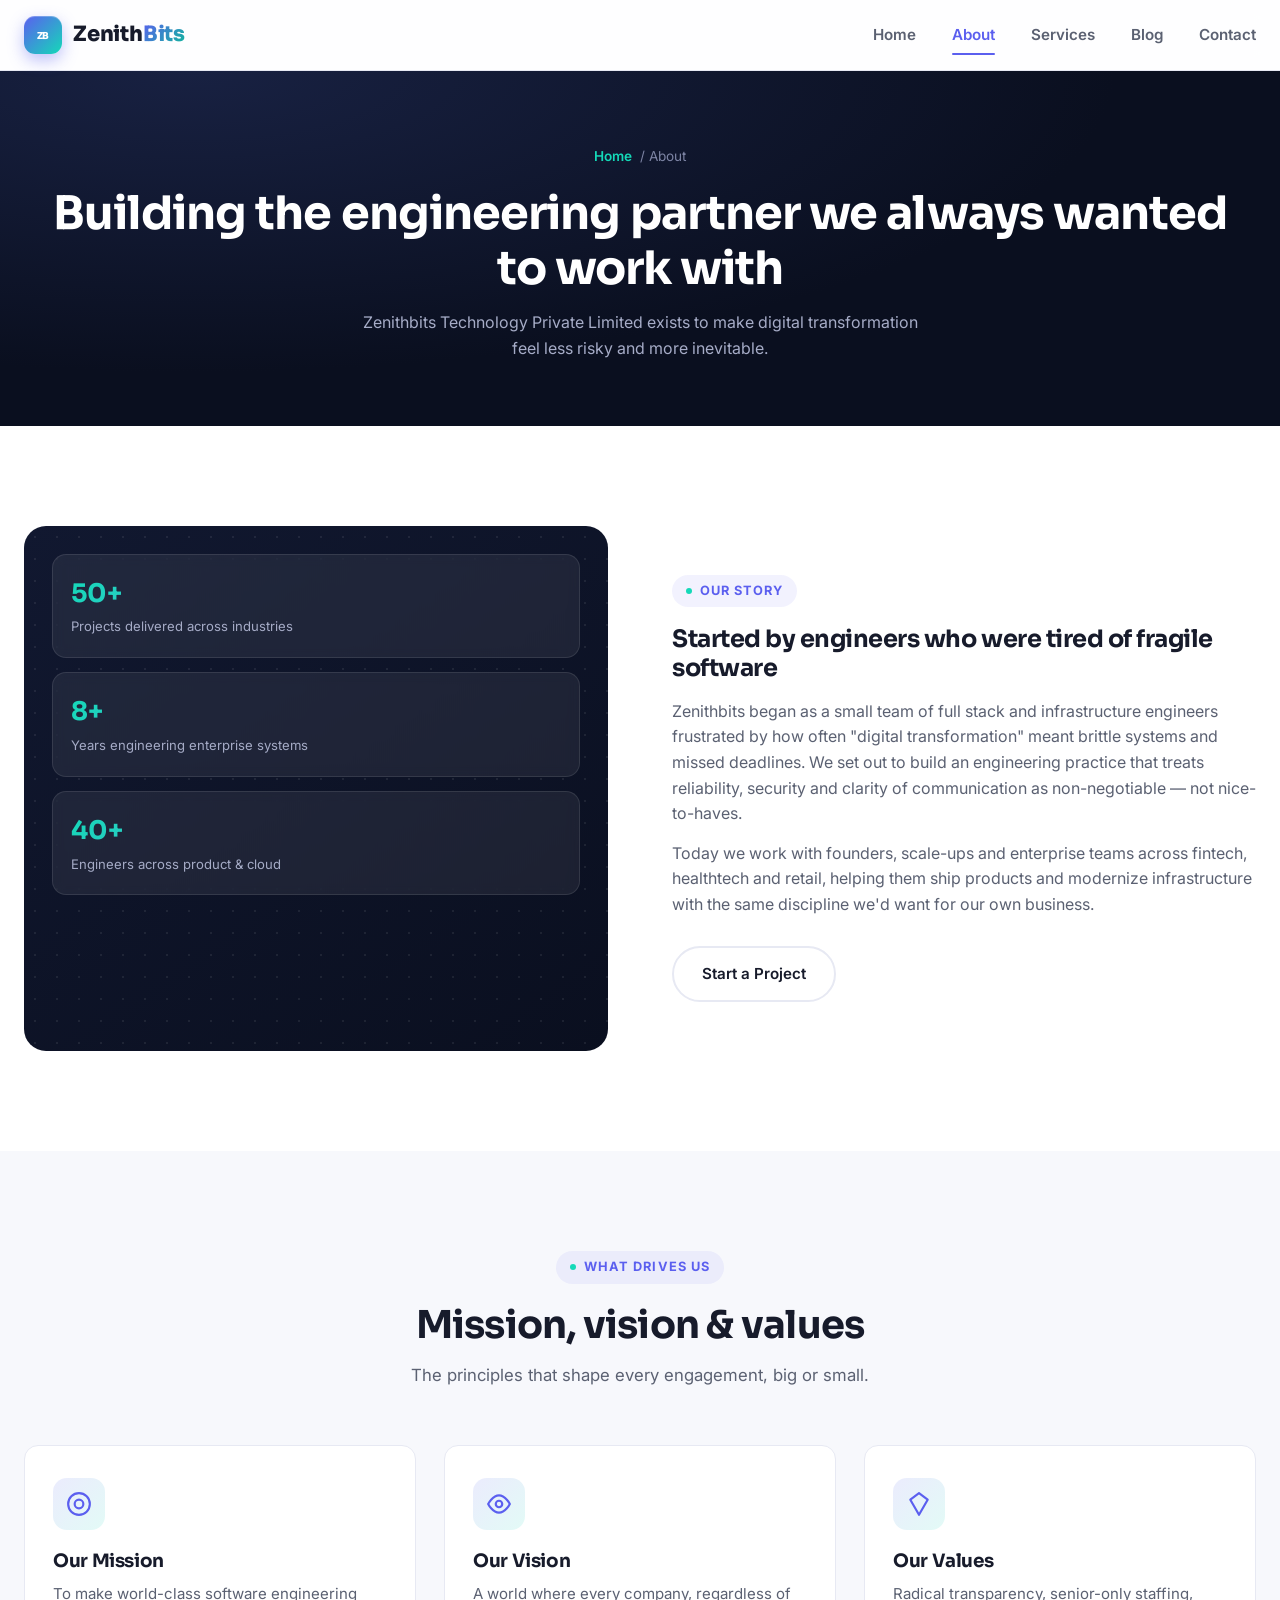
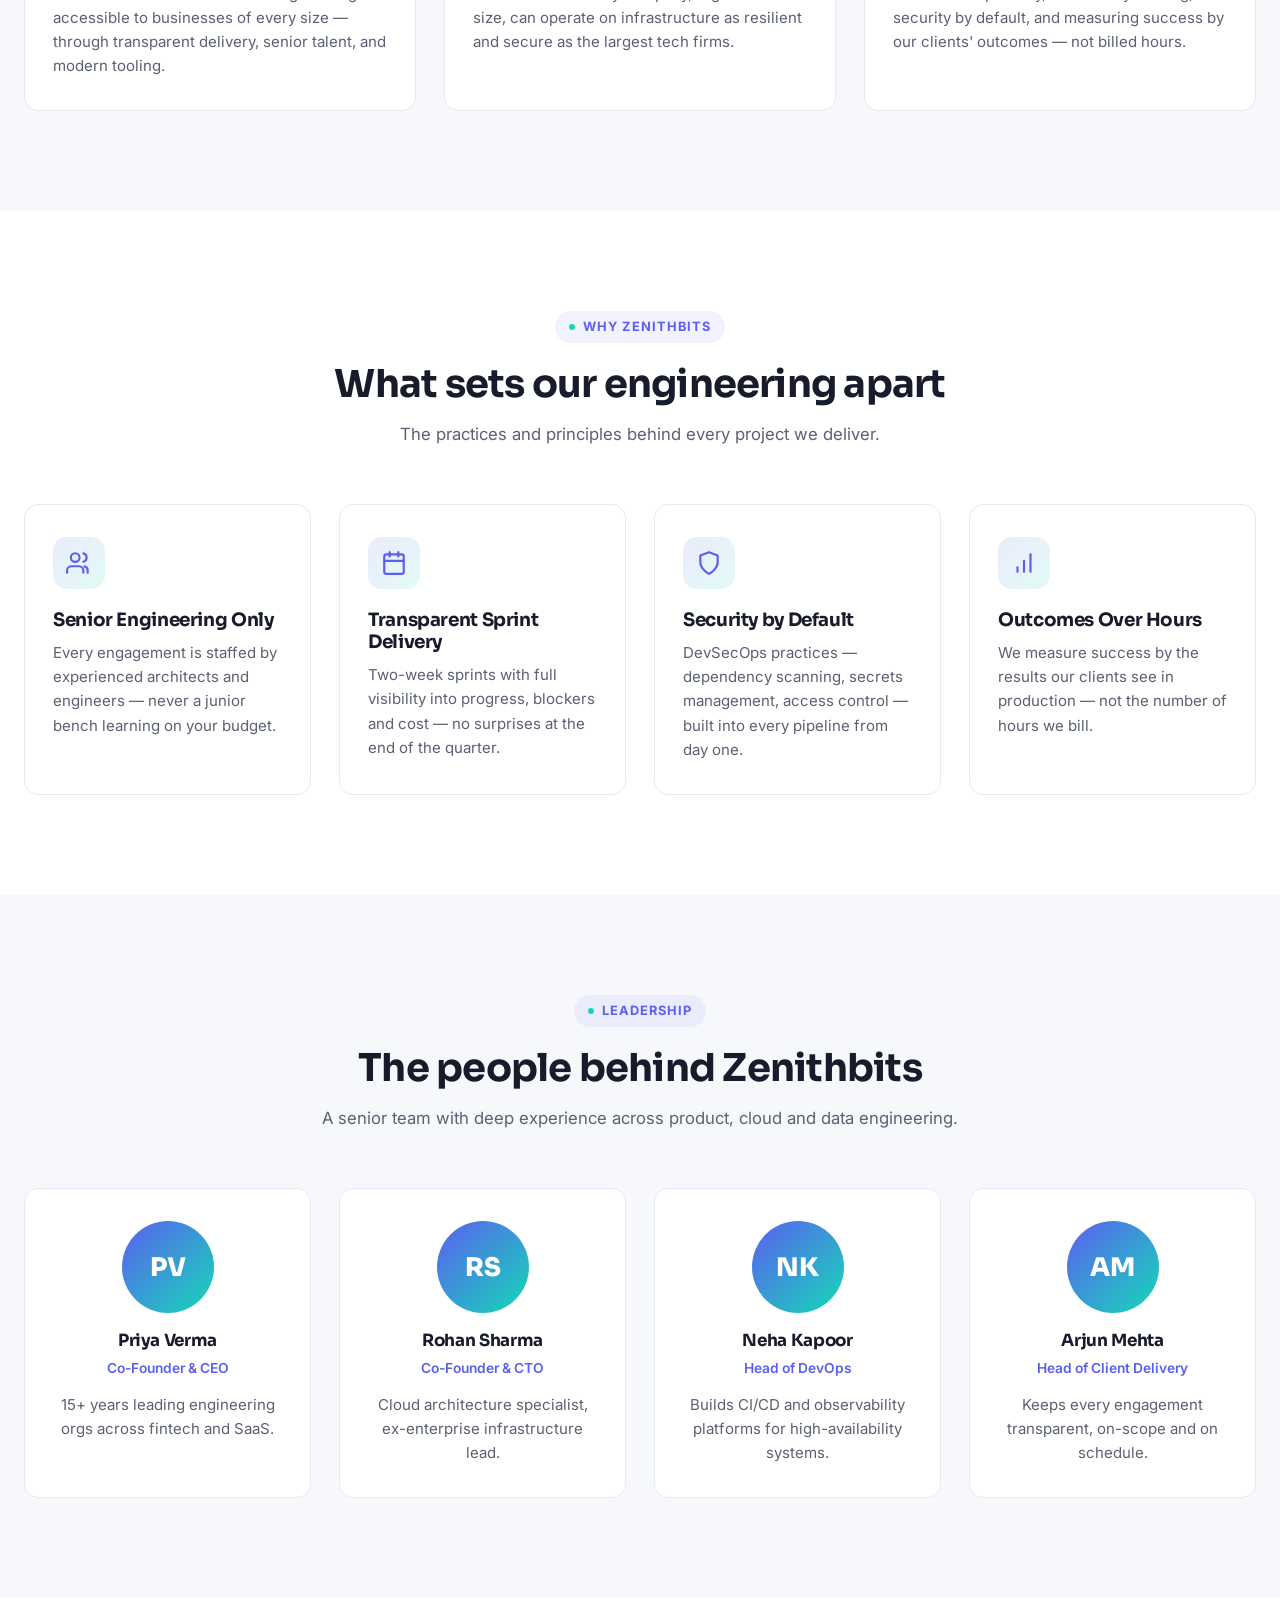
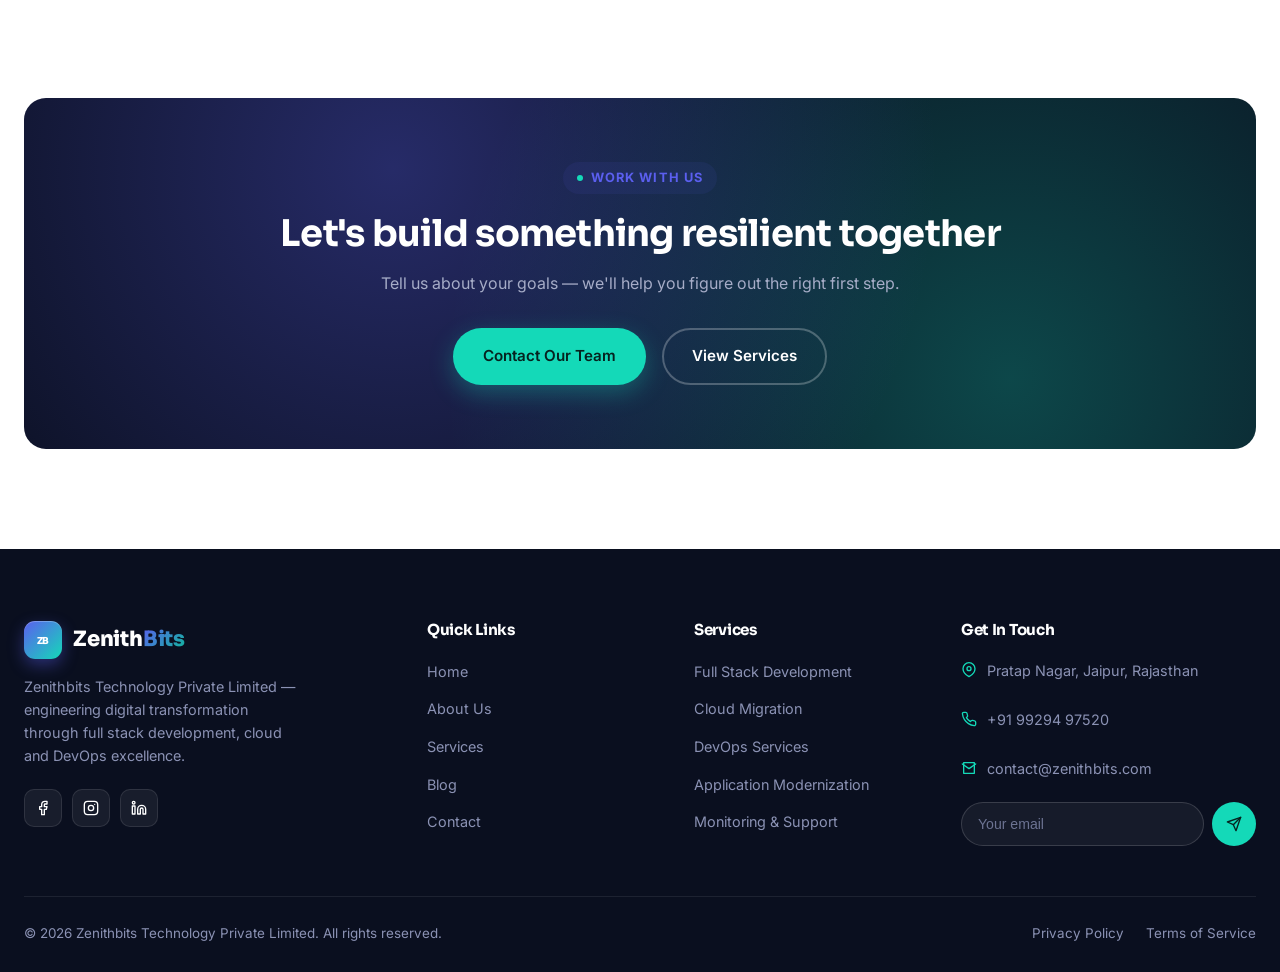
<file: about.html>
<!DOCTYPE html>
<html lang="en">
<head>
<meta charset="UTF-8">
<meta name="viewport" content="width=device-width, initial-scale=1.0">
<title>About Us | Zenithbits Technology</title>
<meta name="description" content="Learn about Zenithbits Technology Private Limited — our story, mission, values and the team behind our digital transformation work.">
<link rel="preconnect" href="https://fonts.googleapis.com">
<link href="https://fonts.googleapis.com/css2?family=Inter:wght@400;500;600;700&family=Sora:wght@600;700;800&display=swap" rel="stylesheet">
<link rel="icon" type="image/svg+xml" href="assets/favicon.svg">
<link rel="icon" type="image/png" sizes="32x32" href="assets/favicon-32.png">
<link rel="icon" type="image/png" sizes="16x16" href="assets/favicon-16.png">
<link rel="apple-touch-icon" sizes="180x180" href="assets/apple-touch-icon.png">
<link rel="shortcut icon" href="assets/favicon.ico">
<link rel="stylesheet" href="assets/style.css">
</head>
<body>

<header class="navbar">
  <div class="container nav-inner">
    <a href="index.html" class="logo">
      <span class="mark"><svg viewBox="0 0 24 24" fill="none"><text x="12" y="16.3" font-family="'Sora',Arial,sans-serif" font-weight="800" font-size="11.5" letter-spacing="-0.4" fill="#fff" text-anchor="middle">ZB</text></svg></span>
      <span class="logo-text">Zenith<span class="sub">Bits</span></span>
    </a>
    <nav class="nav-links">
      <a href="index.html">Home</a>
      <a href="about.html" class="active">About</a>
      <a href="services.html">Services</a>
      <a href="blog.html">Blog</a>
      <a href="contact.html">Contact</a>
    </nav>
    <button class="nav-toggle" aria-label="Menu"><span></span><span></span><span></span></button>
  </div>
  <div class="container mobile-menu">
    <a href="index.html">Home</a>
    <a href="about.html" class="active">About</a>
    <a href="services.html">Services</a>
    <a href="blog.html">Blog</a>
    <a href="contact.html">Contact</a>
  </div>
</header>

<section class="page-hero">
  <div class="container">
    <div class="breadcrumb"><a href="index.html">Home</a> / About</div>
    <h1>Building the engineering partner we always wanted to work with</h1>
    <p>Zenithbits Technology Private Limited exists to make digital transformation feel less risky and more inevitable.</p>
  </div>
</section>

<!-- STORY -->
<section class="section bg-surface">
  <div class="container split">
    <div class="split-visual">
      <div class="grid-dots"></div>
      <div class="stat-chip"><strong data-count="50" data-suffix="+">0+</strong><span>Projects delivered across industries</span></div>
      <div class="stat-chip"><strong data-count="8" data-suffix="+">0+</strong><span>Years engineering enterprise systems</span></div>
      <div class="stat-chip"><strong data-count="40" data-suffix="+">0+</strong><span>Engineers across product &amp; cloud</span></div>
    </div>
    <div>
      <div class="eyebrow">Our Story</div>
      <h2>Started by engineers who were tired of fragile software</h2>
      <p style="color:var(--text-muted); margin-top:16px;">Zenithbits began as a small team of full stack and infrastructure engineers frustrated by how often "digital transformation" meant brittle systems and missed deadlines. We set out to build an engineering practice that treats reliability, security and clarity of communication as non-negotiable — not nice-to-haves.</p>
      <p style="color:var(--text-muted); margin-top:14px;">Today we work with founders, scale-ups and enterprise teams across fintech, healthtech and retail, helping them ship products and modernize infrastructure with the same discipline we'd want for our own business.</p>
      <a href="contact.html" class="btn btn-outline-dark" style="margin-top:28px;">Start a Project</a>
    </div>
  </div>
</section>

<!-- MISSION / VISION / VALUES -->
<section class="section bg-soft">
  <div class="container">
    <div class="section-head">
      <div class="eyebrow">What Drives Us</div>
      <h2>Mission, vision &amp; values</h2>
      <p>The principles that shape every engagement, big or small.</p>
    </div>
    <div class="grid grid-3">
      <div class="card value-card">
        <div class="icon-tile"><svg viewBox="0 0 24 24" fill="none" stroke-width="2" stroke-linecap="round" stroke-linejoin="round"><circle cx="12" cy="12" r="10"/><path d="M16 12a4 4 0 1 1-8 0 4 4 0 0 1 8 0Z"/></svg></div>
        <h3>Our Mission</h3>
        <p>To make world-class software engineering accessible to businesses of every size — through transparent delivery, senior talent, and modern tooling.</p>
      </div>
      <div class="card value-card">
        <div class="icon-tile"><svg viewBox="0 0 24 24" fill="none" stroke-width="2" stroke-linecap="round" stroke-linejoin="round"><path d="M2 12s4-8 10-8 10 8 10 8-4 8-10 8-10-8-10-8Z"/><circle cx="12" cy="12" r="3"/></svg></div>
        <h3>Our Vision</h3>
        <p>A world where every company, regardless of size, can operate on infrastructure as resilient and secure as the largest tech firms.</p>
      </div>
      <div class="card value-card">
        <div class="icon-tile"><svg viewBox="0 0 24 24" fill="none" stroke-width="2" stroke-linecap="round" stroke-linejoin="round"><path d="M12 2 L20 8 L12 22 L4 8 Z"/></svg></div>
        <h3>Our Values</h3>
        <p>Radical transparency, senior-only staffing, security by default, and measuring success by our clients' outcomes — not billed hours.</p>
      </div>
    </div>
  </div>
</section>

<!-- WHY ZENITHBITS -->
<section class="section bg-surface">
  <div class="container">
    <div class="section-head">
      <div class="eyebrow">Why Zenithbits</div>
      <h2>What sets our engineering apart</h2>
      <p>The practices and principles behind every project we deliver.</p>
    </div>
    <div class="grid grid-4">
      <div class="card">
        <div class="icon-tile"><svg viewBox="0 0 24 24" fill="none" stroke-width="2" stroke-linecap="round" stroke-linejoin="round"><path d="M16 21v-2a4 4 0 0 0-4-4H5a4 4 0 0 0-4 4v2"/><circle cx="8.5" cy="7" r="4"/><path d="M20 21v-2a4 4 0 0 0-3-3.87"/><path d="M16 3.13a4 4 0 0 1 0 7.75"/></svg></div>
        <h3>Senior Engineering Only</h3>
        <p>Every engagement is staffed by experienced architects and engineers — never a junior bench learning on your budget.</p>
      </div>
      <div class="card">
        <div class="icon-tile"><svg viewBox="0 0 24 24" fill="none" stroke-width="2" stroke-linecap="round" stroke-linejoin="round"><rect x="3" y="4" width="18" height="18" rx="2"/><line x1="16" y1="2" x2="16" y2="6"/><line x1="8" y1="2" x2="8" y2="6"/><line x1="3" y1="10" x2="21" y2="10"/></svg></div>
        <h3>Transparent Sprint Delivery</h3>
        <p>Two-week sprints with full visibility into progress, blockers and cost — no surprises at the end of the quarter.</p>
      </div>
      <div class="card">
        <div class="icon-tile"><svg viewBox="0 0 24 24" fill="none" stroke-width="2" stroke-linecap="round" stroke-linejoin="round"><path d="M12 22s8-4 8-11V5l-8-3-8 3v6c0 7 8 11 8 11Z"/></svg></div>
        <h3>Security by Default</h3>
        <p>DevSecOps practices — dependency scanning, secrets management, access control — built into every pipeline from day one.</p>
      </div>
      <div class="card">
        <div class="icon-tile"><svg viewBox="0 0 24 24" fill="none" stroke-width="2" stroke-linecap="round" stroke-linejoin="round"><path d="M12 20V10"/><path d="M18 20V4"/><path d="M6 20v-4"/></svg></div>
        <h3>Outcomes Over Hours</h3>
        <p>We measure success by the results our clients see in production — not the number of hours we bill.</p>
      </div>
    </div>
  </div>
</section>

<!-- TEAM -->
<section class="section bg-soft">
  <div class="container">
    <div class="section-head">
      <div class="eyebrow">Leadership</div>
      <h2>The people behind Zenithbits</h2>
      <p>A senior team with deep experience across product, cloud and data engineering.</p>
    </div>
    <div class="grid grid-4">
      <div class="card team-card">
        <div class="team-avatar">PV</div>
        <h4>Priya Verma</h4>
        <span>Co-Founder &amp; CEO</span>
        <p style="margin-top:12px;">15+ years leading engineering orgs across fintech and SaaS.</p>
      </div>
      <div class="card team-card">
        <div class="team-avatar">RS</div>
        <h4>Rohan Sharma</h4>
        <span>Co-Founder &amp; CTO</span>
        <p style="margin-top:12px;">Cloud architecture specialist, ex-enterprise infrastructure lead.</p>
      </div>
      <div class="card team-card">
        <div class="team-avatar">NK</div>
        <h4>Neha Kapoor</h4>
        <span>Head of DevOps</span>
        <p style="margin-top:12px;">Builds CI/CD and observability platforms for high-availability systems.</p>
      </div>
      <div class="card team-card">
        <div class="team-avatar">AM</div>
        <h4>Arjun Mehta</h4>
        <span>Head of Client Delivery</span>
        <p style="margin-top:12px;">Keeps every engagement transparent, on-scope and on schedule.</p>
      </div>
    </div>
  </div>
</section>

<section class="section bg-surface">
  <div class="container">
    <div class="cta-banner">
      <div class="eyebrow on-dark">Work With Us</div>
      <h2>Let's build something resilient together</h2>
      <p>Tell us about your goals — we'll help you figure out the right first step.</p>
      <div class="cta-actions">
        <a href="contact.html" class="btn btn-accent">Contact Our Team</a>
        <a href="services.html" class="btn btn-outline">View Services</a>
      </div>
    </div>
  </div>
</section>

<footer>
  <div class="container">
    <div class="footer-grid">
      <div>
        <a href="index.html" class="logo">
          <span class="mark"><svg viewBox="0 0 24 24" fill="none"><text x="12" y="16.3" font-family="'Sora',Arial,sans-serif" font-weight="800" font-size="11.5" letter-spacing="-0.4" fill="#fff" text-anchor="middle">ZB</text></svg></span>
          <span class="logo-text">Zenith<span class="sub">Bits</span></span>
        </a>
        <p>Zenithbits Technology Private Limited — engineering digital transformation through full stack development, cloud and DevOps excellence.</p>
        <div class="social-row">
          <a href="#" aria-label="Facebook"><svg viewBox="0 0 24 24" fill="none" stroke-width="2" stroke-linecap="round" stroke-linejoin="round"><path d="M18 2h-3a5 5 0 0 0-5 5v3H7v4h3v8h4v-8h3l1-4h-4V7a1 1 0 0 1 1-1h3Z"/></svg></a>
          <a href="#" aria-label="Instagram"><svg viewBox="0 0 24 24" fill="none" stroke-width="2" stroke-linecap="round" stroke-linejoin="round"><rect x="2" y="2" width="20" height="20" rx="5"/><circle cx="12" cy="12" r="4"/><line x1="17.5" y1="6.5" x2="17.5" y2="6.5"/></svg></a>
          <a href="#" aria-label="LinkedIn"><svg viewBox="0 0 24 24" fill="none" stroke-width="2" stroke-linecap="round" stroke-linejoin="round"><path d="M16 8a6 6 0 0 1 6 6v7h-4v-7a2 2 0 0 0-2-2 2 2 0 0 0-2 2v7h-4v-7a6 6 0 0 1 6-6Z"/><rect x="2" y="9" width="4" height="12"/><circle cx="4" cy="4" r="2"/></svg></a>
        </div>
      </div>
      <div class="footer-col">
        <h4>Quick Links</h4>
        <ul>
          <li><a href="index.html">Home</a></li>
          <li><a href="about.html">About Us</a></li>
          <li><a href="services.html">Services</a></li>
          <li><a href="blog.html">Blog</a></li>
          <li><a href="contact.html">Contact</a></li>
        </ul>
      </div>
      <div class="footer-col">
        <h4>Services</h4>
        <ul>
          <li><a href="services.html">Full Stack Development</a></li>
          <li><a href="services.html">Cloud Migration</a></li>
          <li><a href="services.html">DevOps Services</a></li>
          <li><a href="services.html">Application Modernization</a></li>
          <li><a href="services.html">Monitoring &amp; Support</a></li>
        </ul>
      </div>
      <div class="footer-col">
        <h4>Get In Touch</h4>
        <ul class="footer-contact">
          <li><svg viewBox="0 0 24 24" fill="none" stroke-width="2" stroke-linecap="round" stroke-linejoin="round"><path d="M21 10c0 7-9 12-9 12S3 17 3 10a9 9 0 0 1 18 0Z"/><circle cx="12" cy="10" r="3"/></svg><span>Pratap Nagar, Jaipur, Rajasthan</span></li>
          <li><svg viewBox="0 0 24 24" fill="none" stroke-width="2" stroke-linecap="round" stroke-linejoin="round"><path d="M22 16.92v3a2 2 0 0 1-2.18 2 19.79 19.79 0 0 1-8.63-3.07 19.5 19.5 0 0 1-6-6 19.79 19.79 0 0 1-3.07-8.67A2 2 0 0 1 4.11 2h3a2 2 0 0 1 2 1.72c.13.96.36 1.9.68 2.81a2 2 0 0 1-.45 2.11L8.09 9.91a16 16 0 0 0 6 6l1.27-1.27a2 2 0 0 1 2.11-.45c.91.32 1.85.55 2.81.68A2 2 0 0 1 22 16.92Z"/></svg><span>+91 99294 97520</span></li>
          <li><svg viewBox="0 0 24 24" fill="none" stroke-width="2" stroke-linecap="round" stroke-linejoin="round"><path d="M4 4h16v16H4Z"/><path d="m22 6-10 7L2 6"/></svg><span>contact@zenithbits.com</span></li>
        </ul>
        <form class="newsletter">
          <input type="email" placeholder="Your email" required>
          <button type="submit" aria-label="Subscribe"><svg viewBox="0 0 24 24" fill="none" stroke="#06231F" stroke-width="2" stroke-linecap="round" stroke-linejoin="round"><line x1="22" y1="2" x2="11" y2="13"/><polygon points="22 2 15 22 11 13 2 9 22 2"/></svg></button>
        </form>
      </div>
    </div>
    <div class="footer-bottom">
      <span>© 2026 Zenithbits Technology Private Limited. All rights reserved.</span>
      <div class="footer-legal">
        <a href="#">Privacy Policy</a>
        <a href="#">Terms of Service</a>
      </div>
    </div>
  </div>
</footer>

<script src="assets/script.js"></script>
</body>
</html>
</file>
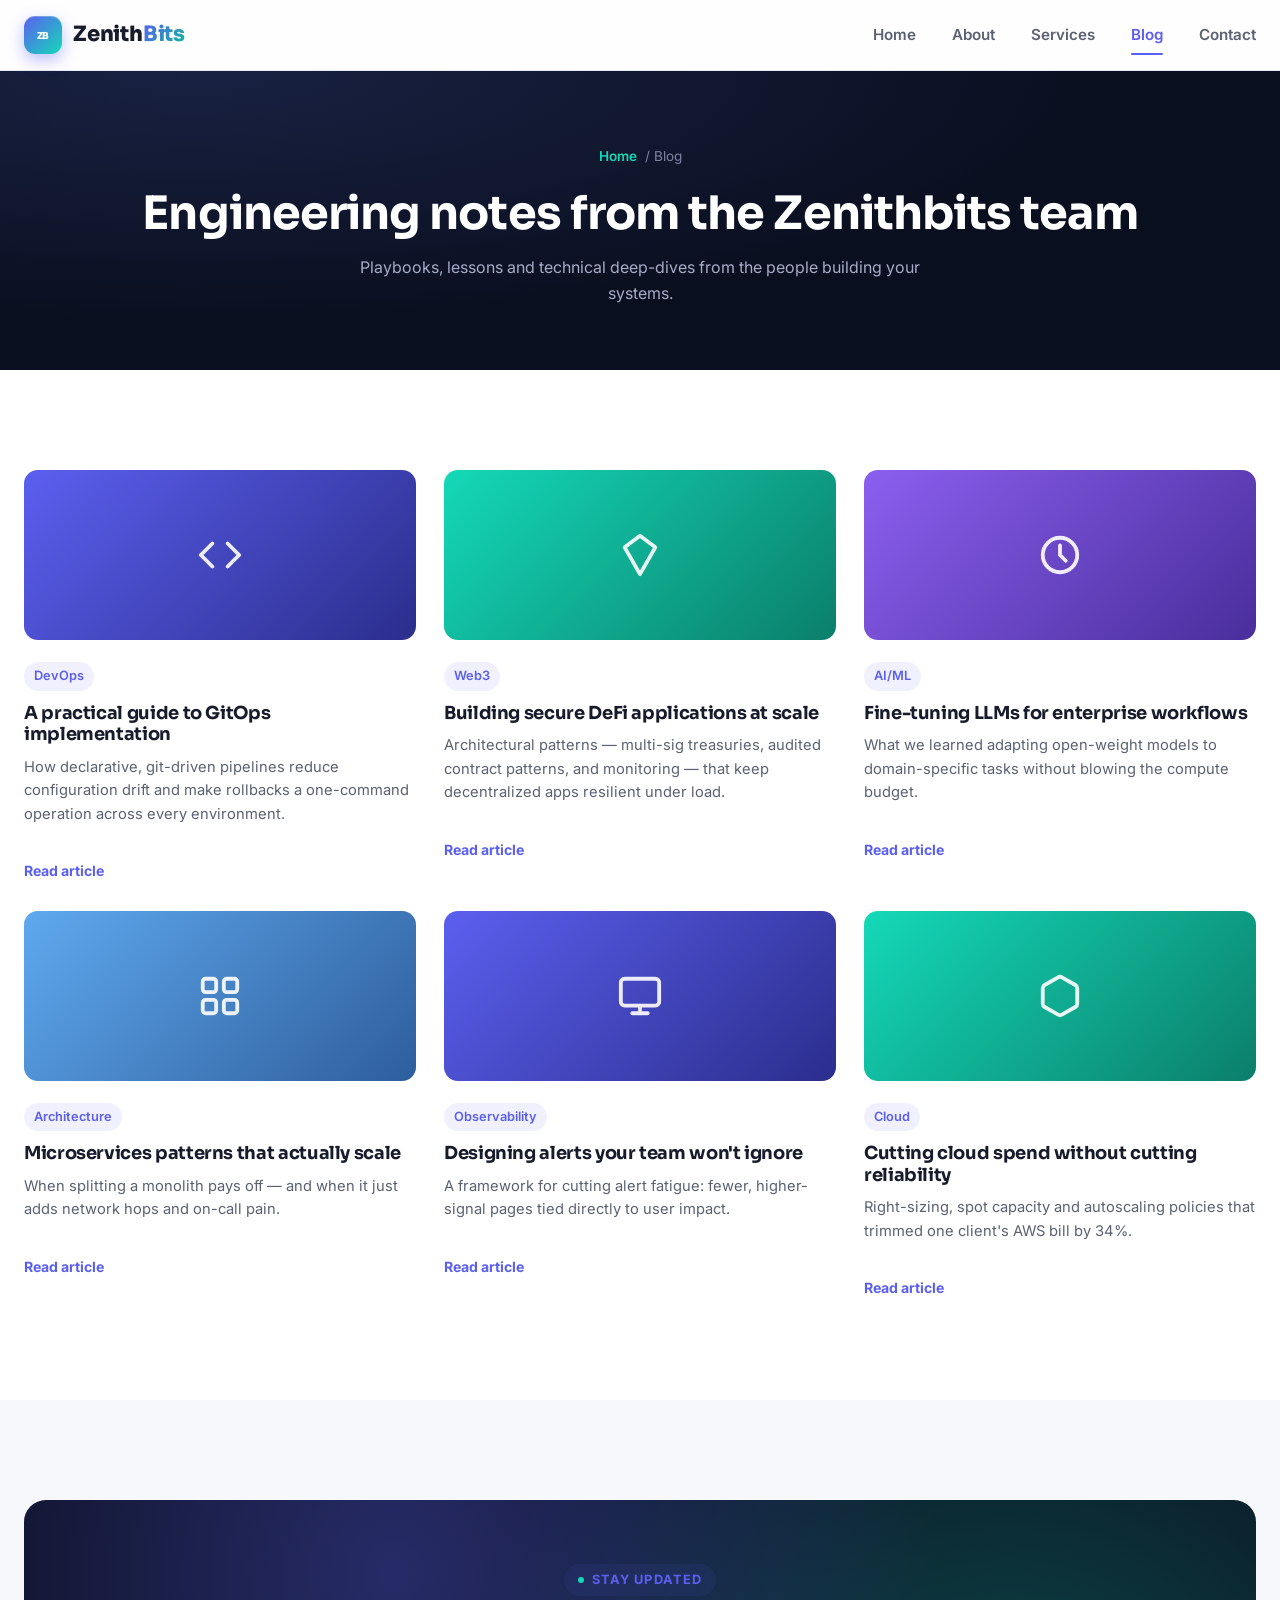
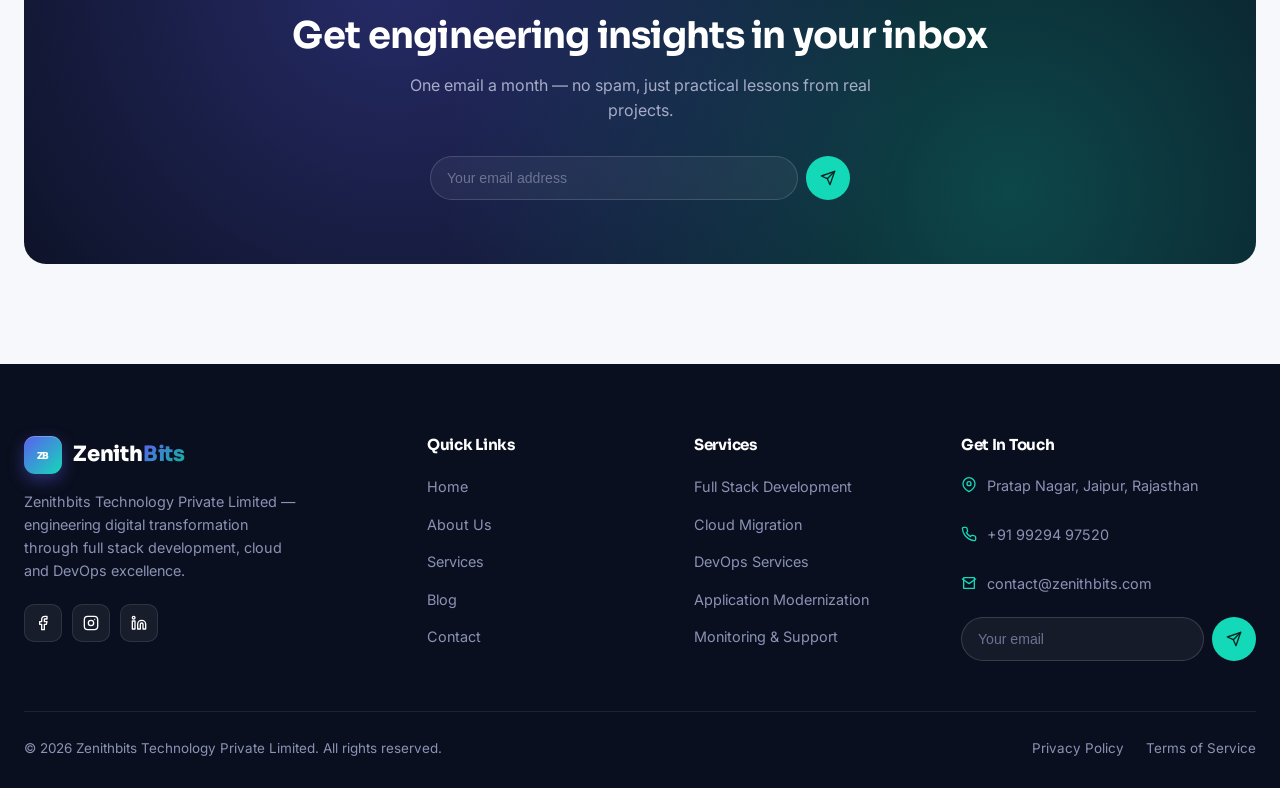
<file: blog.html>
<!DOCTYPE html>
<html lang="en">
<head>
<meta charset="UTF-8">
<meta name="viewport" content="width=device-width, initial-scale=1.0">
<title>Blog | Zenithbits Technology</title>
<meta name="description" content="Engineering insights from Zenithbits Technology — DevOps, cloud, Web3, AI/ML and software architecture articles.">
<link rel="preconnect" href="https://fonts.googleapis.com">
<link href="https://fonts.googleapis.com/css2?family=Inter:wght@400;500;600;700&family=Sora:wght@600;700;800&display=swap" rel="stylesheet">
<link rel="icon" type="image/svg+xml" href="assets/favicon.svg">
<link rel="icon" type="image/png" sizes="32x32" href="assets/favicon-32.png">
<link rel="icon" type="image/png" sizes="16x16" href="assets/favicon-16.png">
<link rel="apple-touch-icon" sizes="180x180" href="assets/apple-touch-icon.png">
<link rel="shortcut icon" href="assets/favicon.ico">
<link rel="stylesheet" href="assets/style.css">
</head>
<body>

<header class="navbar">
  <div class="container nav-inner">
    <a href="index.html" class="logo">
      <span class="mark"><svg viewBox="0 0 24 24" fill="none"><text x="12" y="16.3" font-family="'Sora',Arial,sans-serif" font-weight="800" font-size="11.5" letter-spacing="-0.4" fill="#fff" text-anchor="middle">ZB</text></svg></span>
      <span class="logo-text">Zenith<span class="sub">Bits</span></span>
    </a>
    <nav class="nav-links">
      <a href="index.html">Home</a>
      <a href="about.html">About</a>
      <a href="services.html">Services</a>
      <a href="blog.html" class="active">Blog</a>
      <a href="contact.html">Contact</a>
    </nav>
    <button class="nav-toggle" aria-label="Menu"><span></span><span></span><span></span></button>
  </div>
  <div class="container mobile-menu">
    <a href="index.html">Home</a>
    <a href="about.html">About</a>
    <a href="services.html">Services</a>
    <a href="blog.html" class="active">Blog</a>
    <a href="contact.html">Contact</a>
  </div>
</header>

<section class="page-hero">
  <div class="container">
    <div class="breadcrumb"><a href="index.html">Home</a> / Blog</div>
    <h1>Engineering notes from the Zenithbits team</h1>
    <p>Playbooks, lessons and technical deep-dives from the people building your systems.</p>
  </div>
</section>

<section class="section bg-surface">
  <div class="container">
    <div class="grid grid-3">

      <article class="blog-card card" style="padding:0; border:none;">
        <div class="blog-thumb t1"><svg viewBox="0 0 24 24" fill="none" stroke-width="2" stroke-linecap="round" stroke-linejoin="round"><polyline points="16 18 22 12 16 6"/><polyline points="8 6 2 12 8 18"/></svg></div>
        <div class="blog-meta"><span class="tag">DevOps</span></div>
        <h3>A practical guide to GitOps implementation</h3>
        <p>How declarative, git-driven pipelines reduce configuration drift and make rollbacks a one-command operation across every environment.</p>
        <a href="#" class="card-link">Read article <svg viewBox="0 0 24 24" fill="none" stroke-width="2.5" stroke-linecap="round" stroke-linejoin="round"><line x1="5" y1="12" x2="19" y2="12"/><polyline points="12 5 19 12 12 19"/></svg></a>
      </article>

      <article class="blog-card card" style="padding:0; border:none;">
        <div class="blog-thumb t2"><svg viewBox="0 0 24 24" fill="none" stroke-width="2" stroke-linecap="round" stroke-linejoin="round"><path d="M12 2 L20 8 L12 22 L4 8 Z"/></svg></div>
        <div class="blog-meta"><span class="tag">Web3</span></div>
        <h3>Building secure DeFi applications at scale</h3>
        <p>Architectural patterns — multi-sig treasuries, audited contract patterns, and monitoring — that keep decentralized apps resilient under load.</p>
        <a href="#" class="card-link">Read article <svg viewBox="0 0 24 24" fill="none" stroke-width="2.5" stroke-linecap="round" stroke-linejoin="round"><line x1="5" y1="12" x2="19" y2="12"/><polyline points="12 5 19 12 12 19"/></svg></a>
      </article>

      <article class="blog-card card" style="padding:0; border:none;">
        <div class="blog-thumb t3"><svg viewBox="0 0 24 24" fill="none" stroke-width="2" stroke-linecap="round" stroke-linejoin="round"><circle cx="12" cy="12" r="9"/><path d="M12 7v5l3 3"/></svg></div>
        <div class="blog-meta"><span class="tag">AI/ML</span></div>
        <h3>Fine-tuning LLMs for enterprise workflows</h3>
        <p>What we learned adapting open-weight models to domain-specific tasks without blowing the compute budget.</p>
        <a href="#" class="card-link">Read article <svg viewBox="0 0 24 24" fill="none" stroke-width="2.5" stroke-linecap="round" stroke-linejoin="round"><line x1="5" y1="12" x2="19" y2="12"/><polyline points="12 5 19 12 12 19"/></svg></a>
      </article>

      <article class="blog-card card" style="padding:0; border:none;">
        <div class="blog-thumb t4"><svg viewBox="0 0 24 24" fill="none" stroke-width="2" stroke-linecap="round" stroke-linejoin="round"><rect x="3" y="3" width="7" height="7" rx="1.5"/><rect x="14" y="3" width="7" height="7" rx="1.5"/><rect x="3" y="14" width="7" height="7" rx="1.5"/><rect x="14" y="14" width="7" height="7" rx="1.5"/></svg></div>
        <div class="blog-meta"><span class="tag">Architecture</span></div>
        <h3>Microservices patterns that actually scale</h3>
        <p>When splitting a monolith pays off — and when it just adds network hops and on-call pain.</p>
        <a href="#" class="card-link">Read article <svg viewBox="0 0 24 24" fill="none" stroke-width="2.5" stroke-linecap="round" stroke-linejoin="round"><line x1="5" y1="12" x2="19" y2="12"/><polyline points="12 5 19 12 12 19"/></svg></a>
      </article>

      <article class="blog-card card" style="padding:0; border:none;">
        <div class="blog-thumb t1"><svg viewBox="0 0 24 24" fill="none" stroke-width="2" stroke-linecap="round" stroke-linejoin="round"><rect x="2" y="3" width="20" height="14" rx="2"/><line x1="8" y1="21" x2="16" y2="21"/><line x1="12" y1="17" x2="12" y2="21"/></svg></div>
        <div class="blog-meta"><span class="tag">Observability</span></div>
        <h3>Designing alerts your team won't ignore</h3>
        <p>A framework for cutting alert fatigue: fewer, higher-signal pages tied directly to user impact.</p>
        <a href="#" class="card-link">Read article <svg viewBox="0 0 24 24" fill="none" stroke-width="2.5" stroke-linecap="round" stroke-linejoin="round"><line x1="5" y1="12" x2="19" y2="12"/><polyline points="12 5 19 12 12 19"/></svg></a>
      </article>

      <article class="blog-card card" style="padding:0; border:none;">
        <div class="blog-thumb t2"><svg viewBox="0 0 24 24" fill="none" stroke-width="2" stroke-linecap="round" stroke-linejoin="round"><path d="M21 16V8a2 2 0 0 0-1-1.73l-7-4a2 2 0 0 0-2 0l-7 4A2 2 0 0 0 3 8v8a2 2 0 0 0 1 1.73l7 4a2 2 0 0 0 2 0l7-4A2 2 0 0 0 21 16Z"/></svg></div>
        <div class="blog-meta"><span class="tag">Cloud</span></div>
        <h3>Cutting cloud spend without cutting reliability</h3>
        <p>Right-sizing, spot capacity and autoscaling policies that trimmed one client's AWS bill by 34%.</p>
        <a href="#" class="card-link">Read article <svg viewBox="0 0 24 24" fill="none" stroke-width="2.5" stroke-linecap="round" stroke-linejoin="round"><line x1="5" y1="12" x2="19" y2="12"/><polyline points="12 5 19 12 12 19"/></svg></a>
      </article>

    </div>
  </div>
</section>

<section class="section bg-soft">
  <div class="container">
    <div class="cta-banner">
      <div class="eyebrow on-dark">Stay Updated</div>
      <h2>Get engineering insights in your inbox</h2>
      <p>One email a month — no spam, just practical lessons from real projects.</p>
      <form class="newsletter" style="max-width:420px; margin:0 auto;">
        <input type="email" placeholder="Your email address" required>
        <button type="submit" aria-label="Subscribe"><svg viewBox="0 0 24 24" fill="none" stroke="#06231F" stroke-width="2" stroke-linecap="round" stroke-linejoin="round"><line x1="22" y1="2" x2="11" y2="13"/><polygon points="22 2 15 22 11 13 2 9 22 2"/></svg></button>
      </form>
    </div>
  </div>
</section>

<footer>
  <div class="container">
    <div class="footer-grid">
      <div>
        <a href="index.html" class="logo">
          <span class="mark"><svg viewBox="0 0 24 24" fill="none"><text x="12" y="16.3" font-family="'Sora',Arial,sans-serif" font-weight="800" font-size="11.5" letter-spacing="-0.4" fill="#fff" text-anchor="middle">ZB</text></svg></span>
          <span class="logo-text">Zenith<span class="sub">Bits</span></span>
        </a>
        <p>Zenithbits Technology Private Limited — engineering digital transformation through full stack development, cloud and DevOps excellence.</p>
        <div class="social-row">
          <a href="#" aria-label="Facebook"><svg viewBox="0 0 24 24" fill="none" stroke-width="2" stroke-linecap="round" stroke-linejoin="round"><path d="M18 2h-3a5 5 0 0 0-5 5v3H7v4h3v8h4v-8h3l1-4h-4V7a1 1 0 0 1 1-1h3Z"/></svg></a>
          <a href="#" aria-label="Instagram"><svg viewBox="0 0 24 24" fill="none" stroke-width="2" stroke-linecap="round" stroke-linejoin="round"><rect x="2" y="2" width="20" height="20" rx="5"/><circle cx="12" cy="12" r="4"/><line x1="17.5" y1="6.5" x2="17.5" y2="6.5"/></svg></a>
          <a href="#" aria-label="LinkedIn"><svg viewBox="0 0 24 24" fill="none" stroke-width="2" stroke-linecap="round" stroke-linejoin="round"><path d="M16 8a6 6 0 0 1 6 6v7h-4v-7a2 2 0 0 0-2-2 2 2 0 0 0-2 2v7h-4v-7a6 6 0 0 1 6-6Z"/><rect x="2" y="9" width="4" height="12"/><circle cx="4" cy="4" r="2"/></svg></a>
        </div>
      </div>
      <div class="footer-col">
        <h4>Quick Links</h4>
        <ul>
          <li><a href="index.html">Home</a></li>
          <li><a href="about.html">About Us</a></li>
          <li><a href="services.html">Services</a></li>
          <li><a href="blog.html">Blog</a></li>
          <li><a href="contact.html">Contact</a></li>
        </ul>
      </div>
      <div class="footer-col">
        <h4>Services</h4>
        <ul>
          <li><a href="services.html">Full Stack Development</a></li>
          <li><a href="services.html">Cloud Migration</a></li>
          <li><a href="services.html">DevOps Services</a></li>
          <li><a href="services.html">Application Modernization</a></li>
          <li><a href="services.html">Monitoring &amp; Support</a></li>
        </ul>
      </div>
      <div class="footer-col">
        <h4>Get In Touch</h4>
        <ul class="footer-contact">
          <li><svg viewBox="0 0 24 24" fill="none" stroke-width="2" stroke-linecap="round" stroke-linejoin="round"><path d="M21 10c0 7-9 12-9 12S3 17 3 10a9 9 0 0 1 18 0Z"/><circle cx="12" cy="10" r="3"/></svg><span>Pratap Nagar, Jaipur, Rajasthan</span></li>
          <li><svg viewBox="0 0 24 24" fill="none" stroke-width="2" stroke-linecap="round" stroke-linejoin="round"><path d="M22 16.92v3a2 2 0 0 1-2.18 2 19.79 19.79 0 0 1-8.63-3.07 19.5 19.5 0 0 1-6-6 19.79 19.79 0 0 1-3.07-8.67A2 2 0 0 1 4.11 2h3a2 2 0 0 1 2 1.72c.13.96.36 1.9.68 2.81a2 2 0 0 1-.45 2.11L8.09 9.91a16 16 0 0 0 6 6l1.27-1.27a2 2 0 0 1 2.11-.45c.91.32 1.85.55 2.81.68A2 2 0 0 1 22 16.92Z"/></svg><span>+91 99294 97520</span></li>
          <li><svg viewBox="0 0 24 24" fill="none" stroke-width="2" stroke-linecap="round" stroke-linejoin="round"><path d="M4 4h16v16H4Z"/><path d="m22 6-10 7L2 6"/></svg><span>contact@zenithbits.com</span></li>
        </ul>
        <form class="newsletter">
          <input type="email" placeholder="Your email" required>
          <button type="submit" aria-label="Subscribe"><svg viewBox="0 0 24 24" fill="none" stroke="#06231F" stroke-width="2" stroke-linecap="round" stroke-linejoin="round"><line x1="22" y1="2" x2="11" y2="13"/><polygon points="22 2 15 22 11 13 2 9 22 2"/></svg></button>
        </form>
      </div>
    </div>
    <div class="footer-bottom">
      <span>© 2026 Zenithbits Technology Private Limited. All rights reserved.</span>
      <div class="footer-legal">
        <a href="#">Privacy Policy</a>
        <a href="#">Terms of Service</a>
      </div>
    </div>
  </div>
</footer>

<script src="assets/script.js"></script>
</body>
</html>
</file>
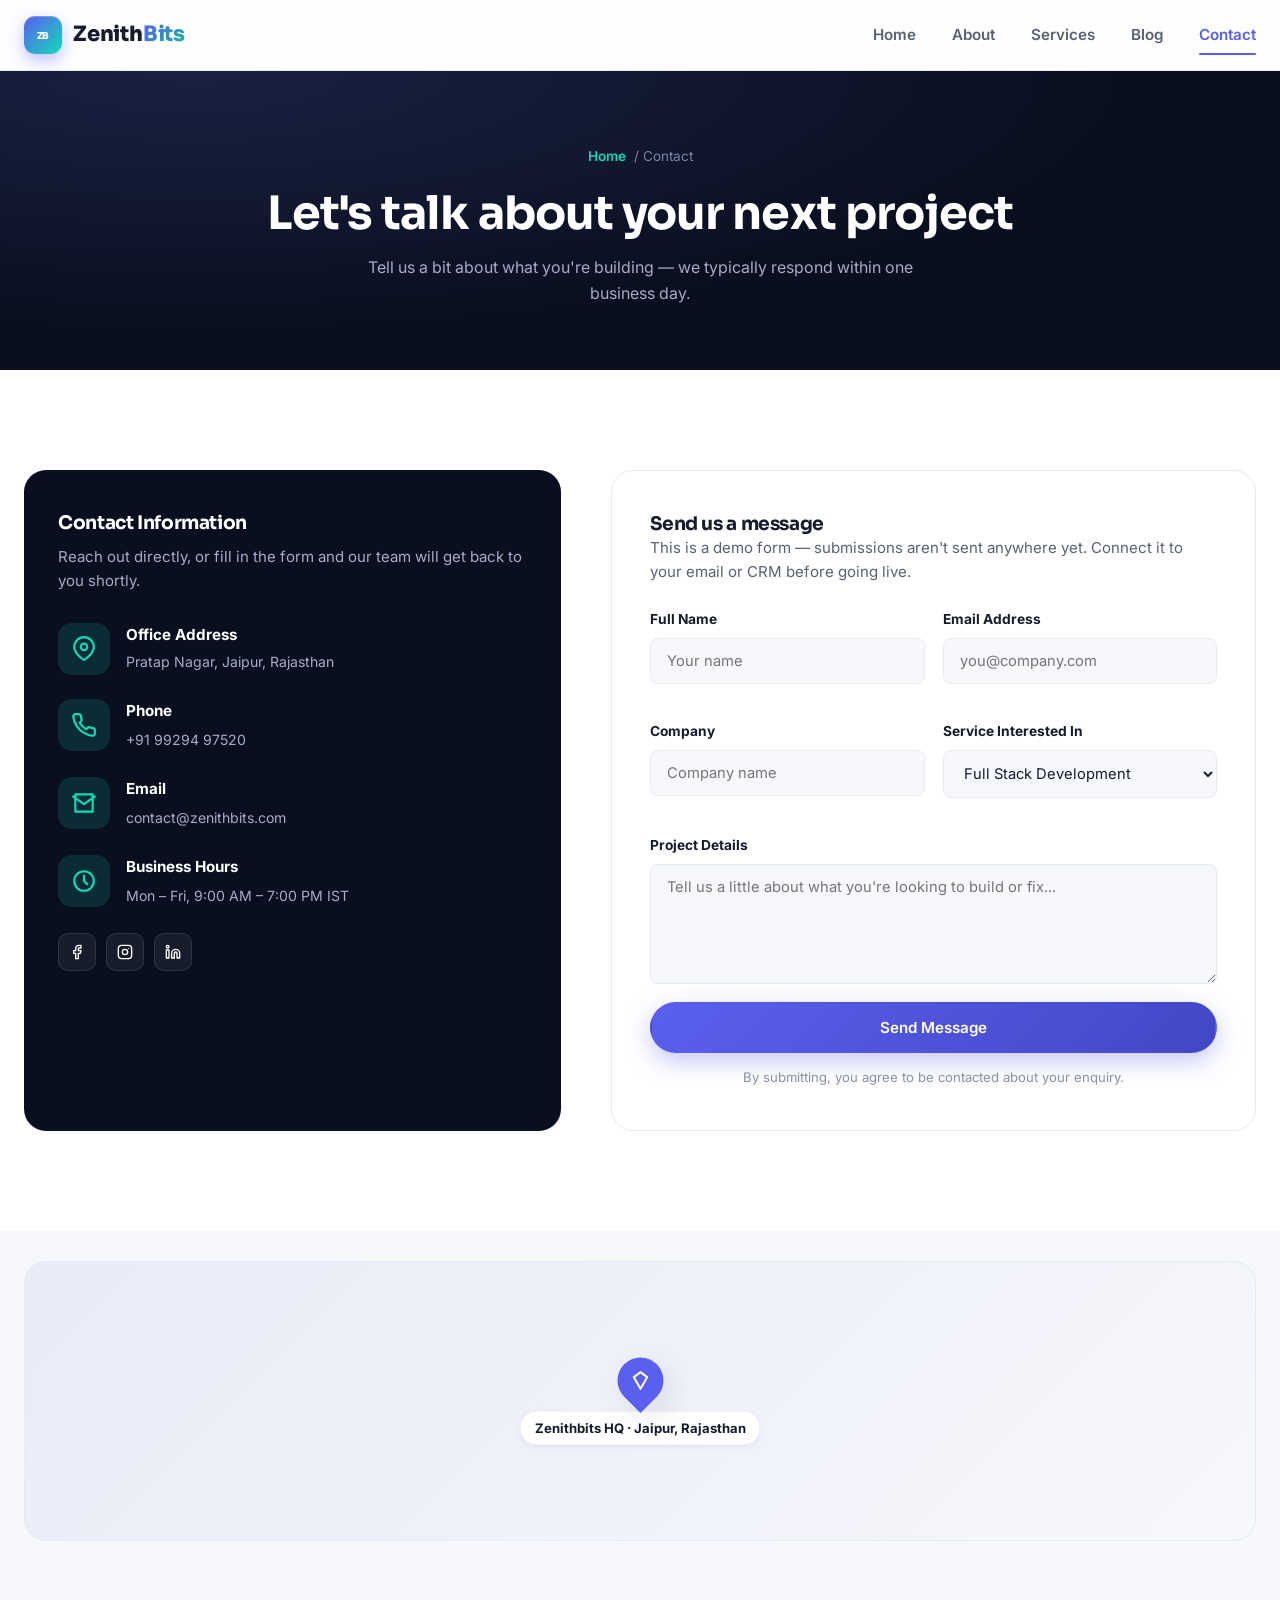
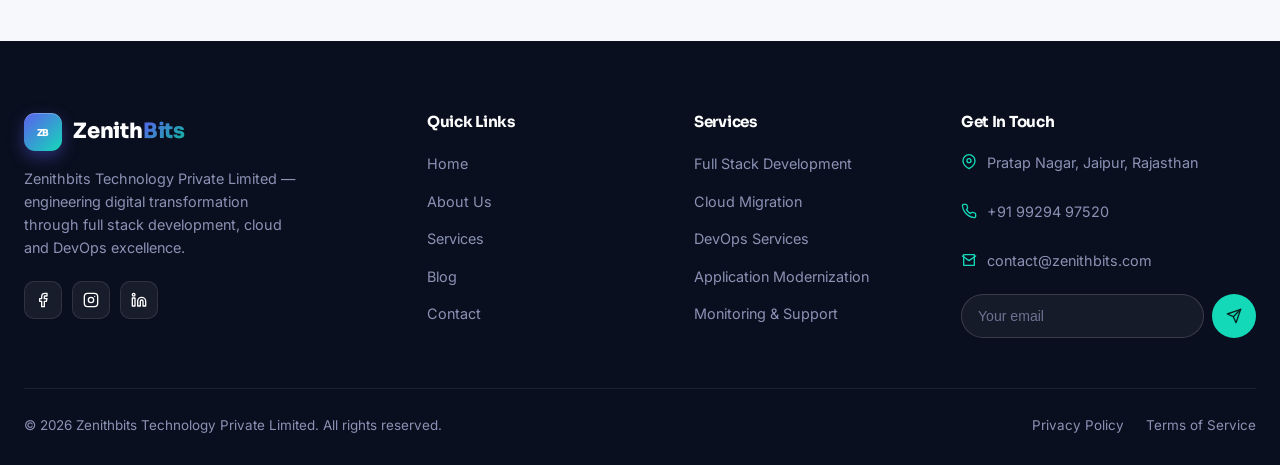
<file: contact.html>
<!DOCTYPE html>
<html lang="en">
<head>
<meta charset="UTF-8">
<meta name="viewport" content="width=device-width, initial-scale=1.0">
<title>Contact Us | Zenithbits Technology</title>
<meta name="description" content="Get in touch with Zenithbits Technology Private Limited. Tell us about your project and our team will respond within one business day.">
<link rel="preconnect" href="https://fonts.googleapis.com">
<link href="https://fonts.googleapis.com/css2?family=Inter:wght@400;500;600;700&family=Sora:wght@600;700;800&display=swap" rel="stylesheet">
<link rel="icon" type="image/svg+xml" href="assets/favicon.svg">
<link rel="icon" type="image/png" sizes="32x32" href="assets/favicon-32.png">
<link rel="icon" type="image/png" sizes="16x16" href="assets/favicon-16.png">
<link rel="apple-touch-icon" sizes="180x180" href="assets/apple-touch-icon.png">
<link rel="shortcut icon" href="assets/favicon.ico">
<link rel="stylesheet" href="assets/style.css">
</head>
<body>

<header class="navbar">
  <div class="container nav-inner">
    <a href="index.html" class="logo">
      <span class="mark"><svg viewBox="0 0 24 24" fill="none"><text x="12" y="16.3" font-family="'Sora',Arial,sans-serif" font-weight="800" font-size="11.5" letter-spacing="-0.4" fill="#fff" text-anchor="middle">ZB</text></svg></span>
      <span class="logo-text">Zenith<span class="sub">Bits</span></span>
    </a>
    <nav class="nav-links">
      <a href="index.html">Home</a>
      <a href="about.html">About</a>
      <a href="services.html">Services</a>
      <a href="blog.html">Blog</a>
      <a href="contact.html" class="active">Contact</a>
    </nav>
    <button class="nav-toggle" aria-label="Menu"><span></span><span></span><span></span></button>
  </div>
  <div class="container mobile-menu">
    <a href="index.html">Home</a>
    <a href="about.html">About</a>
    <a href="services.html">Services</a>
    <a href="blog.html">Blog</a>
    <a href="contact.html" class="active">Contact</a>
  </div>
</header>

<section class="page-hero">
  <div class="container">
    <div class="breadcrumb"><a href="index.html">Home</a> / Contact</div>
    <h1>Let's talk about your next project</h1>
    <p>Tell us a bit about what you're building — we typically respond within one business day.</p>
  </div>
</section>

<section class="section bg-surface">
  <div class="container contact-wrap">

    <div class="contact-info-card">
      <h3>Contact Information</h3>
      <p>Reach out directly, or fill in the form and our team will get back to you shortly.</p>

      <div class="contact-info-item">
        <div class="icon-tile"><svg viewBox="0 0 24 24" fill="none" stroke-width="2" stroke-linecap="round" stroke-linejoin="round"><path d="M21 10c0 7-9 12-9 12S3 17 3 10a9 9 0 0 1 18 0Z"/><circle cx="12" cy="10" r="3"/></svg></div>
        <div><strong>Office Address</strong><p>Pratap Nagar, Jaipur, Rajasthan</p></div>
      </div>
      <div class="contact-info-item">
        <div class="icon-tile"><svg viewBox="0 0 24 24" fill="none" stroke-width="2" stroke-linecap="round" stroke-linejoin="round"><path d="M22 16.92v3a2 2 0 0 1-2.18 2 19.79 19.79 0 0 1-8.63-3.07 19.5 19.5 0 0 1-6-6 19.79 19.79 0 0 1-3.07-8.67A2 2 0 0 1 4.11 2h3a2 2 0 0 1 2 1.72c.13.96.36 1.9.68 2.81a2 2 0 0 1-.45 2.11L8.09 9.91a16 16 0 0 0 6 6l1.27-1.27a2 2 0 0 1 2.11-.45c.91.32 1.85.55 2.81.68A2 2 0 0 1 22 16.92Z"/></svg></div>
        <div><strong>Phone</strong><span>+91 99294 97520</span></div>
      </div>
      <div class="contact-info-item">
        <div class="icon-tile"><svg viewBox="0 0 24 24" fill="none" stroke-width="2" stroke-linecap="round" stroke-linejoin="round"><path d="M4 4h16v16H4Z"/><path d="m22 6-10 7L2 6"/></svg></div>
        <div><strong>Email</strong><span>contact@zenithbits.com</span></div>
      </div>
      <div class="contact-info-item">
        <div class="icon-tile"><svg viewBox="0 0 24 24" fill="none" stroke-width="2" stroke-linecap="round" stroke-linejoin="round"><circle cx="12" cy="12" r="9"/><path d="M12 7v5l3 3"/></svg></div>
        <div><strong>Business Hours</strong><span>Mon – Fri, 9:00 AM – 7:00 PM IST</span></div>
      </div>

      <div class="social-row">
        <a href="#" aria-label="Facebook"><svg viewBox="0 0 24 24" fill="none" stroke-width="2" stroke-linecap="round" stroke-linejoin="round"><path d="M18 2h-3a5 5 0 0 0-5 5v3H7v4h3v8h4v-8h3l1-4h-4V7a1 1 0 0 1 1-1h3Z"/></svg></a>
        <a href="#" aria-label="Instagram"><svg viewBox="0 0 24 24" fill="none" stroke-width="2" stroke-linecap="round" stroke-linejoin="round"><rect x="2" y="2" width="20" height="20" rx="5"/><circle cx="12" cy="12" r="4"/><line x1="17.5" y1="6.5" x2="17.5" y2="6.5"/></svg></a>
        <a href="#" aria-label="LinkedIn"><svg viewBox="0 0 24 24" fill="none" stroke-width="2" stroke-linecap="round" stroke-linejoin="round"><path d="M16 8a6 6 0 0 1 6 6v7h-4v-7a2 2 0 0 0-2-2 2 2 0 0 0-2 2v7h-4v-7a6 6 0 0 1 6-6Z"/><rect x="2" y="9" width="4" height="12"/><circle cx="4" cy="4" r="2"/></svg></a>
      </div>
    </div>

    <div class="form-card">
      <h3>Send us a message</h3>
      <p style="color:var(--text-muted); margin-bottom:24px; font-size:0.94rem;">This is a demo form — submissions aren't sent anywhere yet. Connect it to your email or CRM before going live.</p>

      <div class="form-success"><svg viewBox="0 0 24 24" width="20" height="20" fill="none" stroke="#0B7F6B" stroke-width="2.5" stroke-linecap="round" stroke-linejoin="round"><path d="M20 6L9 17l-5-5"/></svg> Thanks! Your message has been received — we'll be in touch shortly.</div>

      <form id="contact-form">
        <div class="form-row">
          <div class="field">
            <label for="fname">Full Name</label>
            <input type="text" id="fname" name="fname" placeholder="Your name" required>
          </div>
          <div class="field">
            <label for="email">Email Address</label>
            <input type="email" id="email" name="email" placeholder="you@company.com" required>
          </div>
        </div>
        <div class="form-row">
          <div class="field">
            <label for="company">Company</label>
            <input type="text" id="company" name="company" placeholder="Company name">
          </div>
          <div class="field">
            <label for="service">Service Interested In</label>
            <select id="service" name="service">
              <option>Full Stack Development</option>
              <option>Cloud Computing &amp; Migration</option>
              <option>DevOps Services</option>
              <option>IT Infrastructure Management</option>
              <option>Application Modernization</option>
              <option>Infrastructure as Code</option>
              <option>Containerization Solutions</option>
              <option>Monitoring &amp; Support</option>
              <option>Other</option>
            </select>
          </div>
        </div>
        <div class="field">
          <label for="message">Project Details</label>
          <textarea id="message" name="message" placeholder="Tell us a little about what you're looking to build or fix..." required></textarea>
        </div>
        <button type="submit" class="btn btn-primary btn-block">Send Message</button>
        <p class="form-note">By submitting, you agree to be contacted about your enquiry.</p>
      </form>
    </div>

  </div>
</section>

<section class="section bg-soft" style="padding-top:0;">
  <div class="container">
    <div class="map-embed">
      <div class="pin">
        <div class="pin-icon"><svg viewBox="0 0 24 24" fill="none" stroke-width="2.4" stroke-linecap="round" stroke-linejoin="round"><path d="M12 2 L20 8 L12 22 L4 8 Z"/></svg></div>
        <span>Zenithbits HQ · Jaipur, Rajasthan</span>
      </div>
    </div>
  </div>
</section>

<footer>
  <div class="container">
    <div class="footer-grid">
      <div>
        <a href="index.html" class="logo">
          <span class="mark"><svg viewBox="0 0 24 24" fill="none"><text x="12" y="16.3" font-family="'Sora',Arial,sans-serif" font-weight="800" font-size="11.5" letter-spacing="-0.4" fill="#fff" text-anchor="middle">ZB</text></svg></span>
          <span class="logo-text">Zenith<span class="sub">Bits</span></span>
        </a>
        <p>Zenithbits Technology Private Limited — engineering digital transformation through full stack development, cloud and DevOps excellence.</p>
        <div class="social-row">
          <a href="#" aria-label="Facebook"><svg viewBox="0 0 24 24" fill="none" stroke-width="2" stroke-linecap="round" stroke-linejoin="round"><path d="M18 2h-3a5 5 0 0 0-5 5v3H7v4h3v8h4v-8h3l1-4h-4V7a1 1 0 0 1 1-1h3Z"/></svg></a>
          <a href="#" aria-label="Instagram"><svg viewBox="0 0 24 24" fill="none" stroke-width="2" stroke-linecap="round" stroke-linejoin="round"><rect x="2" y="2" width="20" height="20" rx="5"/><circle cx="12" cy="12" r="4"/><line x1="17.5" y1="6.5" x2="17.5" y2="6.5"/></svg></a>
          <a href="#" aria-label="LinkedIn"><svg viewBox="0 0 24 24" fill="none" stroke-width="2" stroke-linecap="round" stroke-linejoin="round"><path d="M16 8a6 6 0 0 1 6 6v7h-4v-7a2 2 0 0 0-2-2 2 2 0 0 0-2 2v7h-4v-7a6 6 0 0 1 6-6Z"/><rect x="2" y="9" width="4" height="12"/><circle cx="4" cy="4" r="2"/></svg></a>
        </div>
      </div>
      <div class="footer-col">
        <h4>Quick Links</h4>
        <ul>
          <li><a href="index.html">Home</a></li>
          <li><a href="about.html">About Us</a></li>
          <li><a href="services.html">Services</a></li>
          <li><a href="blog.html">Blog</a></li>
          <li><a href="contact.html">Contact</a></li>
        </ul>
      </div>
      <div class="footer-col">
        <h4>Services</h4>
        <ul>
          <li><a href="services.html">Full Stack Development</a></li>
          <li><a href="services.html">Cloud Migration</a></li>
          <li><a href="services.html">DevOps Services</a></li>
          <li><a href="services.html">Application Modernization</a></li>
          <li><a href="services.html">Monitoring &amp; Support</a></li>
        </ul>
      </div>
      <div class="footer-col">
        <h4>Get In Touch</h4>
        <ul class="footer-contact">
          <li><svg viewBox="0 0 24 24" fill="none" stroke-width="2" stroke-linecap="round" stroke-linejoin="round"><path d="M21 10c0 7-9 12-9 12S3 17 3 10a9 9 0 0 1 18 0Z"/><circle cx="12" cy="10" r="3"/></svg><span>Pratap Nagar, Jaipur, Rajasthan</span></li>
          <li><svg viewBox="0 0 24 24" fill="none" stroke-width="2" stroke-linecap="round" stroke-linejoin="round"><path d="M22 16.92v3a2 2 0 0 1-2.18 2 19.79 19.79 0 0 1-8.63-3.07 19.5 19.5 0 0 1-6-6 19.79 19.79 0 0 1-3.07-8.67A2 2 0 0 1 4.11 2h3a2 2 0 0 1 2 1.72c.13.96.36 1.9.68 2.81a2 2 0 0 1-.45 2.11L8.09 9.91a16 16 0 0 0 6 6l1.27-1.27a2 2 0 0 1 2.11-.45c.91.32 1.85.55 2.81.68A2 2 0 0 1 22 16.92Z"/></svg><span>+91 99294 97520</span></li>
          <li><svg viewBox="0 0 24 24" fill="none" stroke-width="2" stroke-linecap="round" stroke-linejoin="round"><path d="M4 4h16v16H4Z"/><path d="m22 6-10 7L2 6"/></svg><span>contact@zenithbits.com</span></li>
        </ul>
        <form class="newsletter">
          <input type="email" placeholder="Your email" required>
          <button type="submit" aria-label="Subscribe"><svg viewBox="0 0 24 24" fill="none" stroke="#06231F" stroke-width="2" stroke-linecap="round" stroke-linejoin="round"><line x1="22" y1="2" x2="11" y2="13"/><polygon points="22 2 15 22 11 13 2 9 22 2"/></svg></button>
        </form>
      </div>
    </div>
    <div class="footer-bottom">
      <span>© 2026 Zenithbits Technology Private Limited. All rights reserved.</span>
      <div class="footer-legal">
        <a href="#">Privacy Policy</a>
        <a href="#">Terms of Service</a>
      </div>
    </div>
  </div>
</footer>

<script src="assets/script.js"></script>
</body>
</html>
</file>
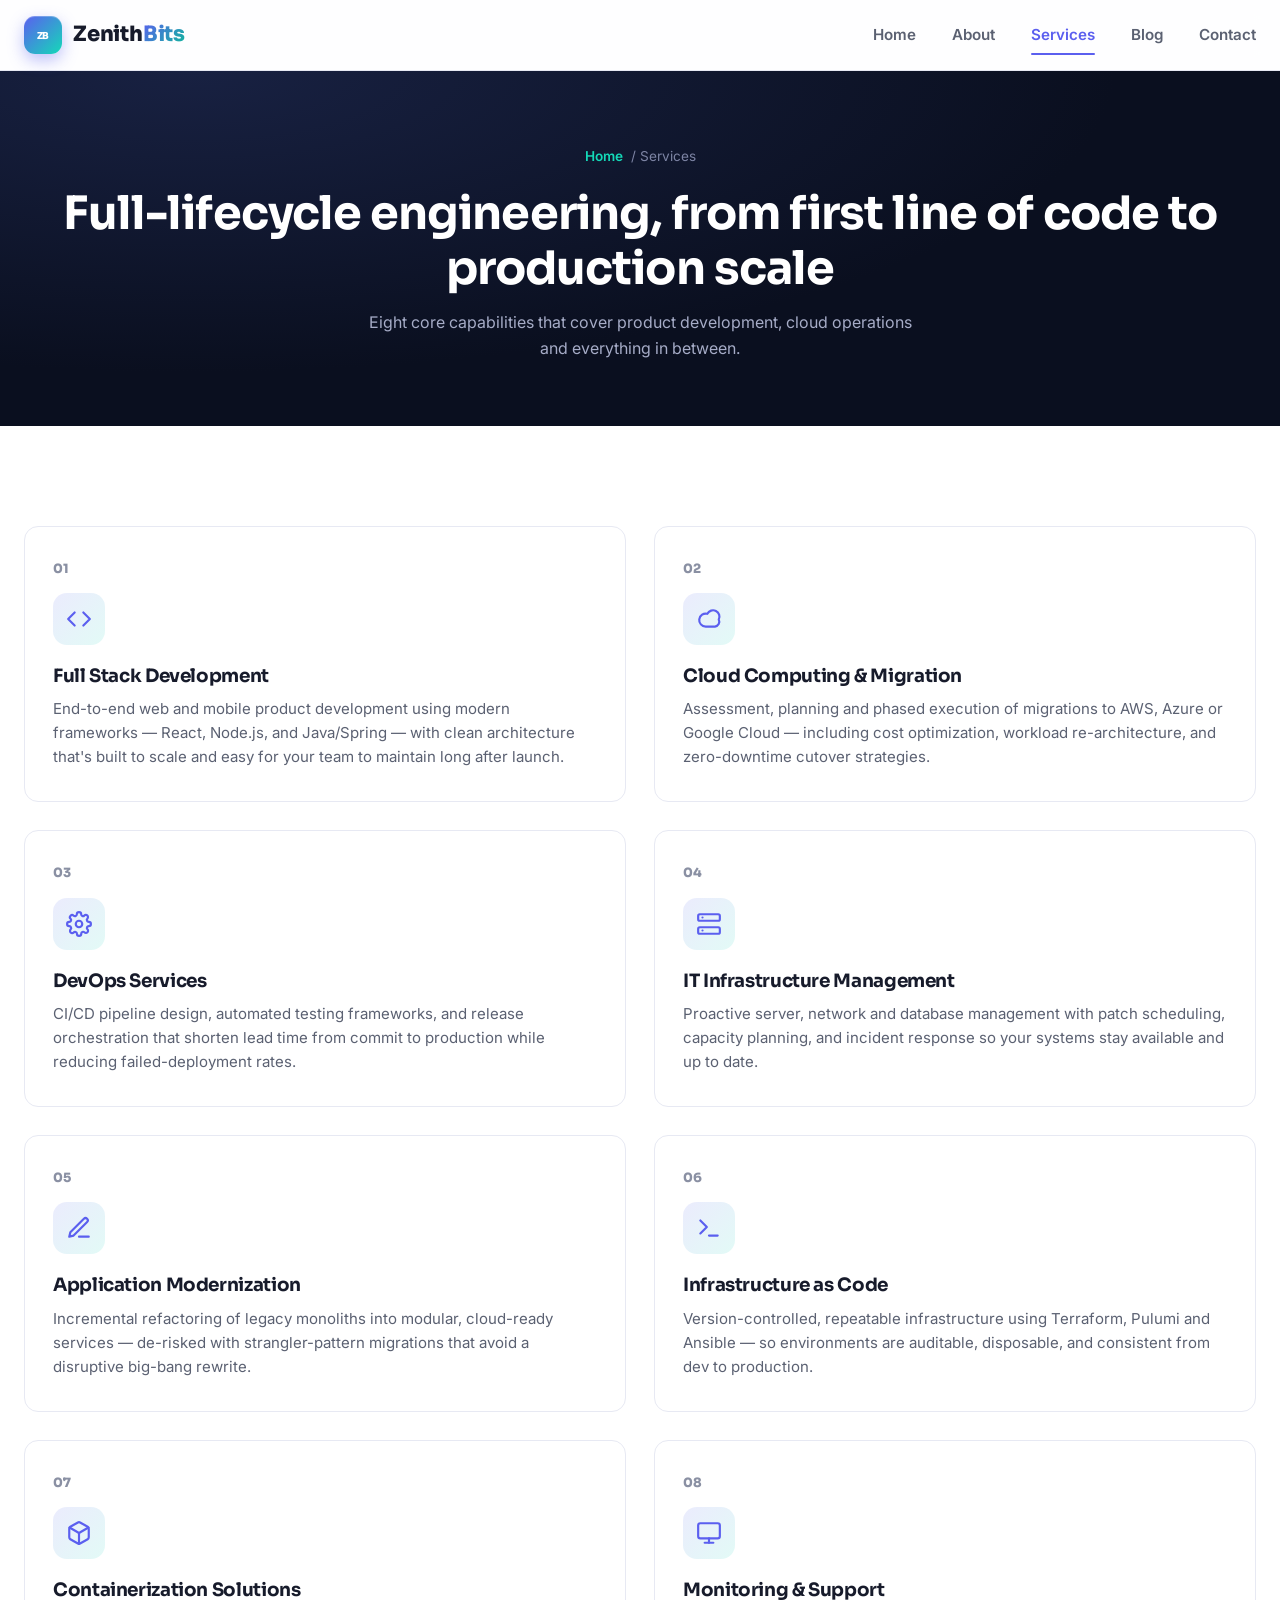
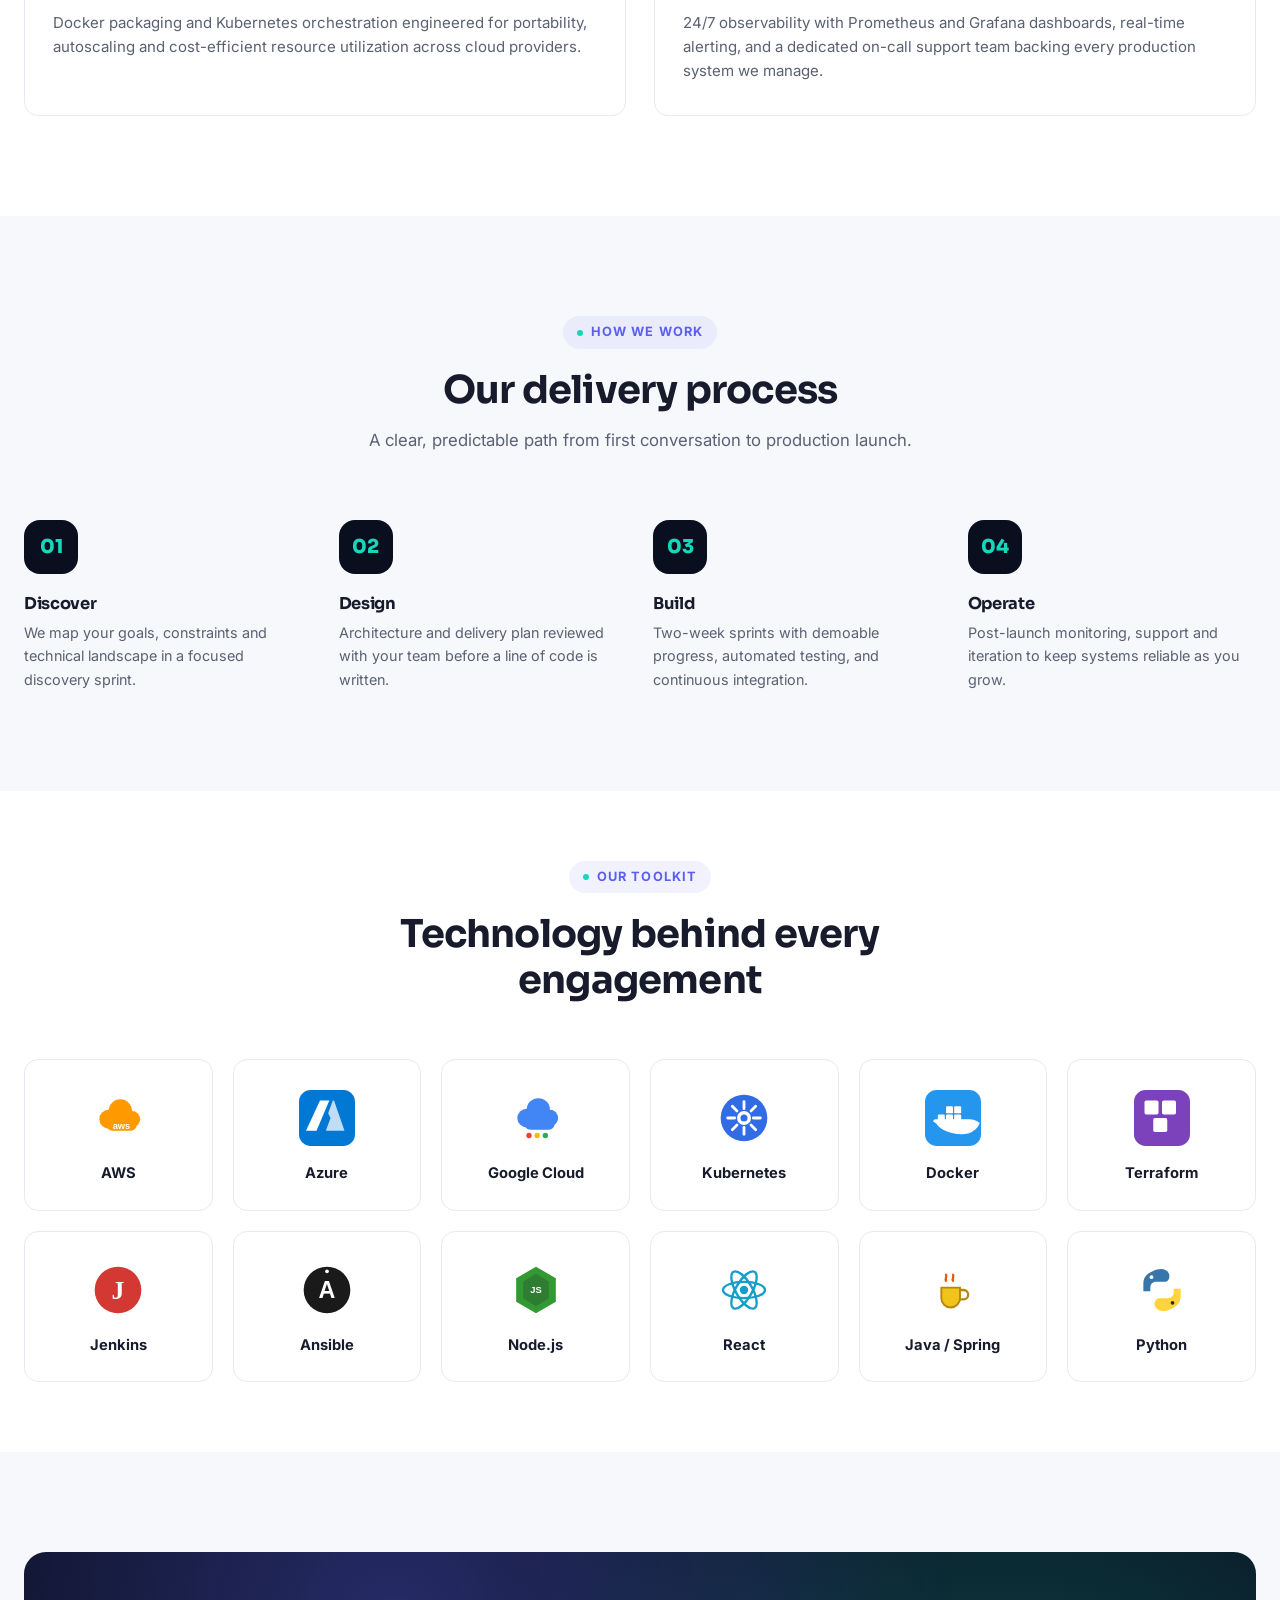
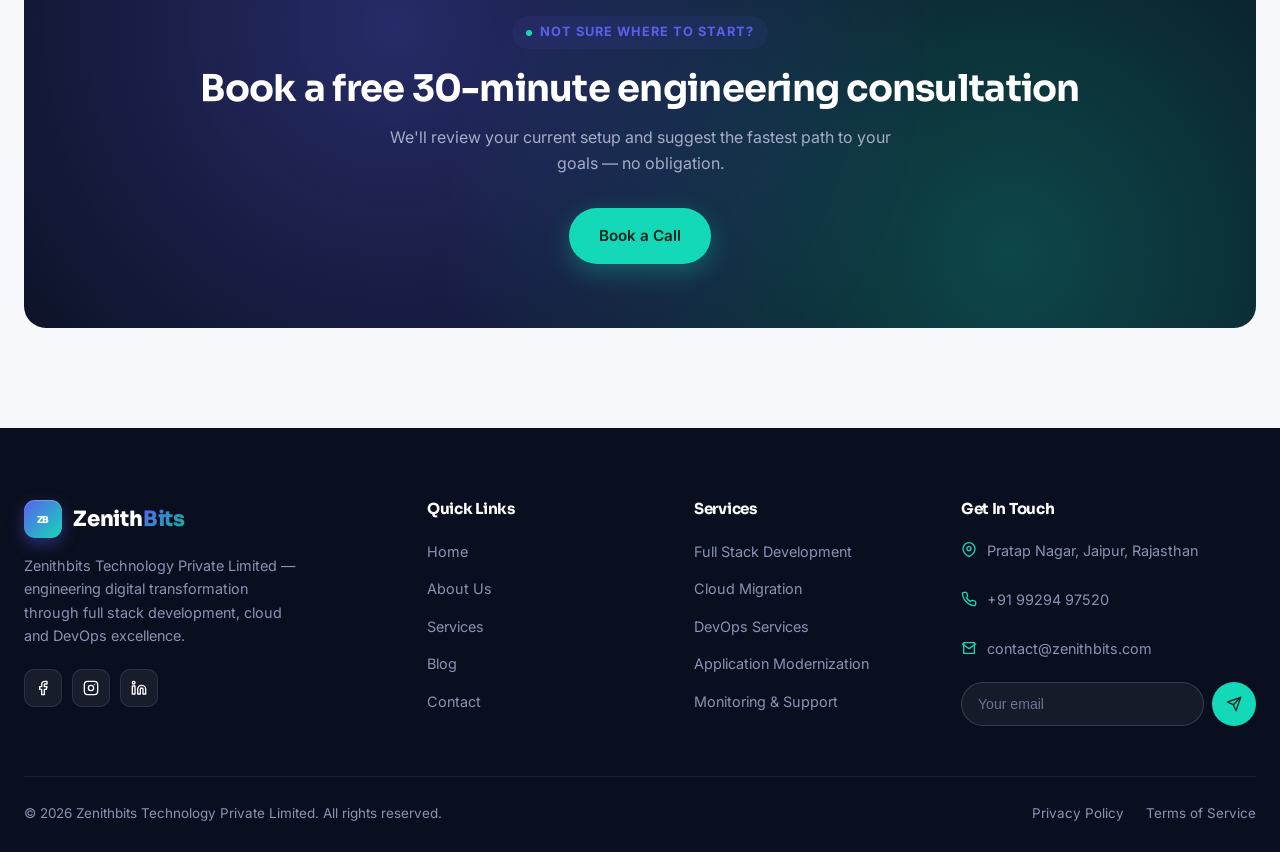
<file: services.html>
<!DOCTYPE html>
<html lang="en">
<head>
<meta charset="UTF-8">
<meta name="viewport" content="width=device-width, initial-scale=1.0">
<title>Services | Zenithbits Technology</title>
<meta name="description" content="Explore Zenithbits Technology's full range of IT services — full stack development, cloud migration, DevOps, infrastructure as code, containerization and more.">
<link rel="preconnect" href="https://fonts.googleapis.com">
<link href="https://fonts.googleapis.com/css2?family=Inter:wght@400;500;600;700&family=Sora:wght@600;700;800&display=swap" rel="stylesheet">
<link rel="icon" type="image/svg+xml" href="assets/favicon.svg">
<link rel="icon" type="image/png" sizes="32x32" href="assets/favicon-32.png">
<link rel="icon" type="image/png" sizes="16x16" href="assets/favicon-16.png">
<link rel="apple-touch-icon" sizes="180x180" href="assets/apple-touch-icon.png">
<link rel="shortcut icon" href="assets/favicon.ico">
<link rel="stylesheet" href="assets/style.css">
</head>
<body>

<header class="navbar">
  <div class="container nav-inner">
    <a href="index.html" class="logo">
      <span class="mark"><svg viewBox="0 0 24 24" fill="none"><text x="12" y="16.3" font-family="'Sora',Arial,sans-serif" font-weight="800" font-size="11.5" letter-spacing="-0.4" fill="#fff" text-anchor="middle">ZB</text></svg></span>
      <span class="logo-text">Zenith<span class="sub">Bits</span></span>
    </a>
    <nav class="nav-links">
      <a href="index.html">Home</a>
      <a href="about.html">About</a>
      <a href="services.html" class="active">Services</a>
      <a href="blog.html">Blog</a>
      <a href="contact.html">Contact</a>
    </nav>
    <button class="nav-toggle" aria-label="Menu"><span></span><span></span><span></span></button>
  </div>
  <div class="container mobile-menu">
    <a href="index.html">Home</a>
    <a href="about.html">About</a>
    <a href="services.html" class="active">Services</a>
    <a href="blog.html">Blog</a>
    <a href="contact.html">Contact</a>
  </div>
</header>

<section class="page-hero">
  <div class="container">
    <div class="breadcrumb"><a href="index.html">Home</a> / Services</div>
    <h1>Full-lifecycle engineering, from first line of code to production scale</h1>
    <p>Eight core capabilities that cover product development, cloud operations and everything in between.</p>
  </div>
</section>

<!-- SERVICES DETAIL -->
<section class="section bg-surface">
  <div class="container">
    <div class="grid grid-2">

      <div class="card">
        <span class="service-num">01</span>
        <div class="icon-tile"><svg viewBox="0 0 24 24" fill="none" stroke-width="2" stroke-linecap="round" stroke-linejoin="round"><polyline points="16 18 22 12 16 6"/><polyline points="8 6 2 12 8 18"/></svg></div>
        <h3>Full Stack Development</h3>
        <p>End-to-end web and mobile product development using modern frameworks — React, Node.js, and Java/Spring — with clean architecture that's built to scale and easy for your team to maintain long after launch.</p>
      </div>

      <div class="card">
        <span class="service-num">02</span>
        <div class="icon-tile"><svg viewBox="0 0 24 24" fill="none" stroke-width="2" stroke-linecap="round" stroke-linejoin="round"><path d="M17.5 19H9a6 6 0 1 1 1.5-11.8A5.5 5.5 0 0 1 21 12.5 4.5 4.5 0 0 1 17.5 19Z"/></svg></div>
        <h3>Cloud Computing &amp; Migration</h3>
        <p>Assessment, planning and phased execution of migrations to AWS, Azure or Google Cloud — including cost optimization, workload re-architecture, and zero-downtime cutover strategies.</p>
      </div>

      <div class="card">
        <span class="service-num">03</span>
        <div class="icon-tile"><svg viewBox="0 0 24 24" fill="none" stroke-width="2" stroke-linecap="round" stroke-linejoin="round"><circle cx="12" cy="12" r="3"/><path d="M19.4 15a1.65 1.65 0 0 0 .33 1.82l.06.06a2 2 0 1 1-2.83 2.83l-.06-.06a1.65 1.65 0 0 0-1.82-.33 1.65 1.65 0 0 0-1 1.51V21a2 2 0 0 1-4 0v-.09A1.65 1.65 0 0 0 9 19.4a1.65 1.65 0 0 0-1.82.33l-.06.06a2 2 0 1 1-2.83-2.83l.06-.06A1.65 1.65 0 0 0 4.6 15a1.65 1.65 0 0 0-1.51-1H3a2 2 0 0 1 0-4h.09A1.65 1.65 0 0 0 4.6 9a1.65 1.65 0 0 0-.33-1.82l-.06-.06a2 2 0 1 1 2.83-2.83l.06.06A1.65 1.65 0 0 0 9 4.6a1.65 1.65 0 0 0 1-1.51V3a2 2 0 0 1 4 0v.09a1.65 1.65 0 0 0 1 1.51 1.65 1.65 0 0 0 1.82-.33l.06-.06a2 2 0 1 1 2.83 2.83l-.06.06A1.65 1.65 0 0 0 19.4 9a1.65 1.65 0 0 0 1.51 1H21a2 2 0 0 1 0 4h-.09a1.65 1.65 0 0 0-1.51 1Z"/></svg></div>
        <h3>DevOps Services</h3>
        <p>CI/CD pipeline design, automated testing frameworks, and release orchestration that shorten lead time from commit to production while reducing failed-deployment rates.</p>
      </div>

      <div class="card">
        <span class="service-num">04</span>
        <div class="icon-tile"><svg viewBox="0 0 24 24" fill="none" stroke-width="2" stroke-linecap="round" stroke-linejoin="round"><rect x="2" y="3" width="20" height="6" rx="1.5"/><rect x="2" y="15" width="20" height="6" rx="1.5"/><line x1="6" y1="6" x2="6.01" y2="6"/><line x1="6" y1="18" x2="6.01" y2="18"/></svg></div>
        <h3>IT Infrastructure Management</h3>
        <p>Proactive server, network and database management with patch scheduling, capacity planning, and incident response so your systems stay available and up to date.</p>
      </div>

      <div class="card">
        <span class="service-num">05</span>
        <div class="icon-tile"><svg viewBox="0 0 24 24" fill="none" stroke-width="2" stroke-linecap="round" stroke-linejoin="round"><path d="M12 20h9"/><path d="M16.5 3.5a2.12 2.12 0 0 1 3 3L7 19l-4 1 1-4Z"/></svg></div>
        <h3>Application Modernization</h3>
        <p>Incremental refactoring of legacy monoliths into modular, cloud-ready services — de-risked with strangler-pattern migrations that avoid a disruptive big-bang rewrite.</p>
      </div>

      <div class="card">
        <span class="service-num">06</span>
        <div class="icon-tile"><svg viewBox="0 0 24 24" fill="none" stroke-width="2" stroke-linecap="round" stroke-linejoin="round"><polyline points="4 17 10 11 4 5"/><line x1="12" y1="19" x2="20" y2="19"/></svg></div>
        <h3>Infrastructure as Code</h3>
        <p>Version-controlled, repeatable infrastructure using Terraform, Pulumi and Ansible — so environments are auditable, disposable, and consistent from dev to production.</p>
      </div>

      <div class="card">
        <span class="service-num">07</span>
        <div class="icon-tile"><svg viewBox="0 0 24 24" fill="none" stroke-width="2" stroke-linecap="round" stroke-linejoin="round"><path d="M21 16V8a2 2 0 0 0-1-1.73l-7-4a2 2 0 0 0-2 0l-7 4A2 2 0 0 0 3 8v8a2 2 0 0 0 1 1.73l7 4a2 2 0 0 0 2 0l7-4A2 2 0 0 0 21 16Z"/><polyline points="3.27 6.96 12 12.01 20.73 6.96"/><line x1="12" y1="22.08" x2="12" y2="12"/></svg></div>
        <h3>Containerization Solutions</h3>
        <p>Docker packaging and Kubernetes orchestration engineered for portability, autoscaling and cost-efficient resource utilization across cloud providers.</p>
      </div>

      <div class="card">
        <span class="service-num">08</span>
        <div class="icon-tile"><svg viewBox="0 0 24 24" fill="none" stroke-width="2" stroke-linecap="round" stroke-linejoin="round"><rect x="2" y="3" width="20" height="14" rx="2"/><line x1="8" y1="21" x2="16" y2="21"/><line x1="12" y1="17" x2="12" y2="21"/></svg></div>
        <h3>Monitoring &amp; Support</h3>
        <p>24/7 observability with Prometheus and Grafana dashboards, real-time alerting, and a dedicated on-call support team backing every production system we manage.</p>
      </div>

    </div>
  </div>
</section>

<!-- PROCESS -->
<section class="section bg-soft">
  <div class="container">
    <div class="section-head">
      <div class="eyebrow">How We Work</div>
      <h2>Our delivery process</h2>
      <p>A clear, predictable path from first conversation to production launch.</p>
    </div>
    <div class="process-row">
      <div class="process-item">
        <div class="process-num">01</div>
        <h4>Discover</h4>
        <p>We map your goals, constraints and technical landscape in a focused discovery sprint.</p>
      </div>
      <div class="process-item">
        <div class="process-num">02</div>
        <h4>Design</h4>
        <p>Architecture and delivery plan reviewed with your team before a line of code is written.</p>
      </div>
      <div class="process-item">
        <div class="process-num">03</div>
        <h4>Build</h4>
        <p>Two-week sprints with demoable progress, automated testing, and continuous integration.</p>
      </div>
      <div class="process-item">
        <div class="process-num">04</div>
        <h4>Operate</h4>
        <p>Post-launch monitoring, support and iteration to keep systems reliable as you grow.</p>
      </div>
    </div>
  </div>
</section>

<!-- TECH STACK -->
<section class="tech-strip bg-surface">
  <div class="container">
    <div class="section-head">
      <div class="eyebrow">Our Toolkit</div>
      <h2>Technology behind every engagement</h2>
    </div>
    <div class="tech-grid">
      <div class="tech-card">
        <div class="tech-icon-wrap"><svg viewBox="0 0 48 48"><g fill="#FF9900"><circle cx="16" cy="25" r="8"/><circle cx="26" cy="18" r="10"/><circle cx="36" cy="25" r="7"/><rect x="14" y="25" width="26" height="10" rx="5"/></g><text x="27" y="33" font-family="Arial, sans-serif" font-size="8" font-weight="800" fill="#fff" text-anchor="middle">aws</text></svg></div>
        <span>AWS</span>
      </div>
      <div class="tech-card">
        <div class="tech-icon-wrap"><svg viewBox="0 0 48 48"><rect width="48" height="48" rx="10" fill="#0078D4"/><path d="M18 9h8l-11 26H6l12-26Z" fill="#fff"/><path d="M25 9h5l9 26H23l4-11-2-4 4-11Z" fill="#fff" fill-opacity="0.75"/></svg></div>
        <span>Azure</span>
      </div>
      <div class="tech-card">
        <div class="tech-icon-wrap"><svg viewBox="0 0 48 48"><g fill="#4285F4"><circle cx="16" cy="24" r="8"/><circle cx="26" cy="17" r="10"/><circle cx="36" cy="24" r="7"/><rect x="14" y="24" width="26" height="10" rx="5"/></g><circle cx="18" cy="39" r="2.3" fill="#EA4335"/><circle cx="25" cy="39" r="2.3" fill="#FBBC05"/><circle cx="32" cy="39" r="2.3" fill="#34A853"/></svg></div>
        <span>Google Cloud</span>
      </div>
      <div class="tech-card">
        <div class="tech-icon-wrap"><svg viewBox="0 0 48 48"><circle cx="24" cy="24" r="20" fill="#326CE5"/><g stroke="#fff" stroke-width="2.4" stroke-linecap="round"><line x1="24" y1="10" x2="24" y2="16"/><line x1="24" y1="32" x2="24" y2="38"/><line x1="10" y1="24" x2="16" y2="24"/><line x1="32" y1="24" x2="38" y2="24"/><line x1="14" y1="14" x2="18" y2="18"/><line x1="30" y1="30" x2="34" y2="34"/><line x1="34" y1="14" x2="30" y2="18"/><line x1="18" y1="30" x2="14" y2="34"/></g><circle cx="24" cy="24" r="6" fill="#fff"/><circle cx="24" cy="24" r="3" fill="#326CE5"/></svg></div>
        <span>Kubernetes</span>
      </div>
      <div class="tech-card">
        <div class="tech-icon-wrap"><svg viewBox="0 0 48 48"><rect width="48" height="48" rx="10" fill="#2496ED"/><g fill="#fff"><rect x="11" y="21" width="6" height="6" rx="1"/><rect x="18" y="21" width="6" height="6" rx="1"/><rect x="25" y="21" width="6" height="6" rx="1"/><rect x="18" y="14" width="6" height="6" rx="1"/><rect x="25" y="14" width="6" height="6" rx="1"/><path d="M7 27c0-1.1.9-2 2-2h29c3.3 0 6.6 1.1 9 3.3-2.2 5.5-7.7 9.7-15.3 9.7-11 0-18.7-4.4-22-9-1-1.4-2-1.4-2.7-2Z"/></g></svg></div>
        <span>Docker</span>
      </div>
      <div class="tech-card">
        <div class="tech-icon-wrap"><svg viewBox="0 0 48 48"><rect width="48" height="48" rx="10" fill="#7B42BC"/><g fill="#fff"><rect x="9" y="9" width="12" height="12" rx="1.5"/><rect x="24" y="9" width="12" height="12" rx="1.5"/><rect x="16.5" y="24" width="12" height="12" rx="1.5"/></g></svg></div>
        <span>Terraform</span>
      </div>
      <div class="tech-card">
        <div class="tech-icon-wrap"><svg viewBox="0 0 48 48"><circle cx="24" cy="24" r="20" fill="#D33833"/><text x="24" y="32" font-family="Georgia, serif" font-size="22" font-weight="700" fill="#fff" text-anchor="middle">J</text></svg></div>
        <span>Jenkins</span>
      </div>
      <div class="tech-card">
        <div class="tech-icon-wrap"><svg viewBox="0 0 48 48"><circle cx="24" cy="24" r="20" fill="#1A1A1A"/><text x="24" y="31" font-family="Arial, sans-serif" font-size="20" font-weight="800" fill="#fff" text-anchor="middle">A</text><circle cx="24" cy="8" r="1.6" fill="#fff"/></svg></div>
        <span>Ansible</span>
      </div>
      <div class="tech-card">
        <div class="tech-icon-wrap"><svg viewBox="0 0 48 48"><polygon points="24,4 41,14 41,34 24,44 7,34 7,14" fill="#339933"/><polygon points="24,10 35,17 35,31 24,38 13,31 13,17" fill="#2E7D32"/><text x="24" y="27" font-family="Arial, sans-serif" font-size="8" font-weight="800" fill="#fff" text-anchor="middle">JS</text></svg></div>
        <span>Node.js</span>
      </div>
      <div class="tech-card">
        <div class="tech-icon-wrap"><svg viewBox="0 0 48 48"><g fill="none" stroke="#149ECA" stroke-width="2"><ellipse cx="24" cy="24" rx="18" ry="7"/><ellipse cx="24" cy="24" rx="18" ry="7" transform="rotate(60 24 24)"/><ellipse cx="24" cy="24" rx="18" ry="7" transform="rotate(120 24 24)"/></g><circle cx="24" cy="24" r="3.6" fill="#149ECA"/></svg></div>
        <span>React</span>
      </div>
      <div class="tech-card">
        <div class="tech-icon-wrap"><svg viewBox="0 0 48 48"><path d="M14 22h16v9a8 8 0 0 1-16 0v-9Z" fill="#F0C419" stroke="#B9860A" stroke-width="1.6"/><path d="M30 24h3a4 4 0 0 1 0 8h-3" fill="none" stroke="#B9860A" stroke-width="2"/><g stroke="#E8590C" stroke-width="2" stroke-linecap="round" fill="none"><path d="M18 16c-1-2 1-3 0-5"/><path d="M24 16c-1-2 1-3 0-5"/></g></svg></div>
        <span>Java / Spring</span>
      </div>
      <div class="tech-card">
        <div class="tech-icon-wrap"><svg viewBox="0 0 48 48"><path d="M16 8c5-3 12-3 14 2 1 3 0 6-3 7h-8c-3 0-5 2-5 5v3H8v-6c0-6 3-9 8-11Z" fill="#3776AB"/><path d="M32 40c-5 3-12 3-14-2-1-3 0-6 3-7h8c3 0 5-2 5-5v-3h6v6c0 6-3 9-8 11Z" fill="#FFD43B"/><circle cx="15" cy="13" r="1.6" fill="#fff"/><circle cx="33" cy="35" r="1.6" fill="#2b2b2b"/></svg></div>
        <span>Python</span>
      </div>
    </div>
  </div>
</section>

<section class="section bg-soft">
  <div class="container">
    <div class="cta-banner">
      <div class="eyebrow on-dark">Not Sure Where To Start?</div>
      <h2>Book a free 30-minute engineering consultation</h2>
      <p>We'll review your current setup and suggest the fastest path to your goals — no obligation.</p>
      <div class="cta-actions">
        <a href="contact.html" class="btn btn-accent">Book a Call</a>
      </div>
    </div>
  </div>
</section>

<footer>
  <div class="container">
    <div class="footer-grid">
      <div>
        <a href="index.html" class="logo">
          <span class="mark"><svg viewBox="0 0 24 24" fill="none"><text x="12" y="16.3" font-family="'Sora',Arial,sans-serif" font-weight="800" font-size="11.5" letter-spacing="-0.4" fill="#fff" text-anchor="middle">ZB</text></svg></span>
          <span class="logo-text">Zenith<span class="sub">Bits</span></span>
        </a>
        <p>Zenithbits Technology Private Limited — engineering digital transformation through full stack development, cloud and DevOps excellence.</p>
        <div class="social-row">
          <a href="#" aria-label="Facebook"><svg viewBox="0 0 24 24" fill="none" stroke-width="2" stroke-linecap="round" stroke-linejoin="round"><path d="M18 2h-3a5 5 0 0 0-5 5v3H7v4h3v8h4v-8h3l1-4h-4V7a1 1 0 0 1 1-1h3Z"/></svg></a>
          <a href="#" aria-label="Instagram"><svg viewBox="0 0 24 24" fill="none" stroke-width="2" stroke-linecap="round" stroke-linejoin="round"><rect x="2" y="2" width="20" height="20" rx="5"/><circle cx="12" cy="12" r="4"/><line x1="17.5" y1="6.5" x2="17.5" y2="6.5"/></svg></a>
          <a href="#" aria-label="LinkedIn"><svg viewBox="0 0 24 24" fill="none" stroke-width="2" stroke-linecap="round" stroke-linejoin="round"><path d="M16 8a6 6 0 0 1 6 6v7h-4v-7a2 2 0 0 0-2-2 2 2 0 0 0-2 2v7h-4v-7a6 6 0 0 1 6-6Z"/><rect x="2" y="9" width="4" height="12"/><circle cx="4" cy="4" r="2"/></svg></a>
        </div>
      </div>
      <div class="footer-col">
        <h4>Quick Links</h4>
        <ul>
          <li><a href="index.html">Home</a></li>
          <li><a href="about.html">About Us</a></li>
          <li><a href="services.html">Services</a></li>
          <li><a href="blog.html">Blog</a></li>
          <li><a href="contact.html">Contact</a></li>
        </ul>
      </div>
      <div class="footer-col">
        <h4>Services</h4>
        <ul>
          <li><a href="services.html">Full Stack Development</a></li>
          <li><a href="services.html">Cloud Migration</a></li>
          <li><a href="services.html">DevOps Services</a></li>
          <li><a href="services.html">Application Modernization</a></li>
          <li><a href="services.html">Monitoring &amp; Support</a></li>
        </ul>
      </div>
      <div class="footer-col">
        <h4>Get In Touch</h4>
        <ul class="footer-contact">
          <li><svg viewBox="0 0 24 24" fill="none" stroke-width="2" stroke-linecap="round" stroke-linejoin="round"><path d="M21 10c0 7-9 12-9 12S3 17 3 10a9 9 0 0 1 18 0Z"/><circle cx="12" cy="10" r="3"/></svg><span>Pratap Nagar, Jaipur, Rajasthan</span></li>
          <li><svg viewBox="0 0 24 24" fill="none" stroke-width="2" stroke-linecap="round" stroke-linejoin="round"><path d="M22 16.92v3a2 2 0 0 1-2.18 2 19.79 19.79 0 0 1-8.63-3.07 19.5 19.5 0 0 1-6-6 19.79 19.79 0 0 1-3.07-8.67A2 2 0 0 1 4.11 2h3a2 2 0 0 1 2 1.72c.13.96.36 1.9.68 2.81a2 2 0 0 1-.45 2.11L8.09 9.91a16 16 0 0 0 6 6l1.27-1.27a2 2 0 0 1 2.11-.45c.91.32 1.85.55 2.81.68A2 2 0 0 1 22 16.92Z"/></svg><span>+91 99294 97520</span></li>
          <li><svg viewBox="0 0 24 24" fill="none" stroke-width="2" stroke-linecap="round" stroke-linejoin="round"><path d="M4 4h16v16H4Z"/><path d="m22 6-10 7L2 6"/></svg><span>contact@zenithbits.com</span></li>
        </ul>
        <form class="newsletter">
          <input type="email" placeholder="Your email" required>
          <button type="submit" aria-label="Subscribe"><svg viewBox="0 0 24 24" fill="none" stroke="#06231F" stroke-width="2" stroke-linecap="round" stroke-linejoin="round"><line x1="22" y1="2" x2="11" y2="13"/><polygon points="22 2 15 22 11 13 2 9 22 2"/></svg></button>
        </form>
      </div>
    </div>
    <div class="footer-bottom">
      <span>© 2026 Zenithbits Technology Private Limited. All rights reserved.</span>
      <div class="footer-legal">
        <a href="#">Privacy Policy</a>
        <a href="#">Terms of Service</a>
      </div>
    </div>
  </div>
</footer>

<script src="assets/script.js"></script>
</body>
</html>
</file>
<file: assets/style.css>
/* ============================================================
   Zenithbits Technology — Shared Stylesheet
   ============================================================ */

:root {
  /* Brand palette */
  --dark: #0A0F1F;
  --dark-2: #111830;
  --dark-3: #1A2340;
  --primary: #5B5FEF;
  --primary-dark: #4347C4;
  --primary-light: #8B8FF5;
  --accent: #14D9B8;
  --accent-dark: #0FB89B;
  --bg: #F7F8FC;
  --surface: #FFFFFF;
  --text: #171B2B;
  --text-muted: #5B6172;
  --text-soft: #8A90A3;
  --border: #E7E9F3;
  --border-dark: #262F4D;

  --radius-sm: 8px;
  --radius-md: 14px;
  --radius-lg: 22px;
  --shadow-sm: 0 2px 8px rgba(20, 24, 55, 0.06);
  --shadow-md: 0 12px 32px rgba(20, 24, 55, 0.10);
  --shadow-lg: 0 24px 60px rgba(10, 15, 31, 0.18);
  --container: 1360px;
}

* { box-sizing: border-box; margin: 0; padding: 0; }

html { scroll-behavior: smooth; }

body {
  font-family: 'Inter', -apple-system, BlinkMacSystemFont, 'Segoe UI', sans-serif;
  color: var(--text);
  background: var(--bg);
  line-height: 1.6;
  -webkit-font-smoothing: antialiased;
  overflow-x: hidden;
}

h1, h2, h3, h4, h5 {
  font-family: 'Sora', 'Inter', sans-serif;
  font-weight: 700;
  line-height: 1.2;
  color: var(--text);
  letter-spacing: -0.02em;
}

a { color: inherit; text-decoration: none; }
img { max-width: 100%; display: block; }
ul { list-style: none; }
button { font-family: inherit; cursor: pointer; }

.container {
  width: 100%;
  max-width: var(--container);
  margin: 0 auto;
  padding: 0 24px;
}

.eyebrow {
  display: inline-flex;
  align-items: center;
  gap: 8px;
  font-size: 0.8rem;
  font-weight: 700;
  letter-spacing: 0.08em;
  text-transform: uppercase;
  color: var(--primary);
  background: rgba(91, 95, 239, 0.08);
  padding: 6px 14px;
  border-radius: 100px;
  margin-bottom: 18px;
}
.eyebrow::before {
  content: "";
  width: 6px; height: 6px;
  border-radius: 50%;
  background: var(--accent);
}
.on-dark .eyebrow {
  background: rgba(20, 217, 184, 0.12);
  color: var(--accent);
}

.section { padding: 100px 0; }
.section-sm { padding: 60px 0; }
.section-head {
  max-width: 640px;
  margin: 0 auto 56px;
  text-align: center;
}
.section-head h2 { font-size: clamp(1.7rem, 3vw, 2.5rem); margin-bottom: 14px; }
.section-head p { color: var(--text-muted); font-size: 1.05rem; }
.section-head.left { margin: 0 0 48px; text-align: left; }

.bg-dark {
  background: var(--dark);
  color: #C7CBE3;
}
.bg-dark h1, .bg-dark h2, .bg-dark h3, .bg-dark h4 { color: #fff; }
.bg-surface { background: var(--surface); }
.bg-soft { background: var(--bg); }

/* ---------- Buttons ---------- */
.btn {
  display: inline-flex;
  align-items: center;
  justify-content: center;
  gap: 8px;
  padding: 14px 28px;
  border-radius: 100px;
  font-weight: 600;
  font-size: 0.95rem;
  border: 2px solid transparent;
  transition: all 0.25s ease;
  white-space: nowrap;
}
.btn-primary {
  background: linear-gradient(135deg, var(--primary), var(--primary-dark));
  color: #fff;
  box-shadow: 0 8px 24px rgba(91, 95, 239, 0.35);
}
.btn-primary:hover { transform: translateY(-2px); box-shadow: 0 12px 30px rgba(91, 95, 239, 0.45); }
.btn-accent {
  background: var(--accent);
  color: #06231F;
  box-shadow: 0 8px 24px rgba(20, 217, 184, 0.3);
}
.btn-accent:hover { transform: translateY(-2px); background: var(--accent-dark); }
.btn-outline {
  background: transparent;
  border-color: rgba(255,255,255,0.25);
  color: #fff;
}
.btn-outline:hover { border-color: #fff; background: rgba(255,255,255,0.08); }
.btn-outline-dark {
  background: transparent;
  border-color: var(--border);
  color: var(--text);
}
.btn-outline-dark:hover { border-color: var(--primary); color: var(--primary); }
.btn-sm { padding: 10px 20px; font-size: 0.88rem; }
.btn-block { width: 100%; }

/* ---------- Navbar ---------- */
.navbar {
  position: sticky;
  top: 0;
  z-index: 200;
  background: rgba(255,255,255,0.85);
  backdrop-filter: blur(12px);
  border-bottom: 1px solid var(--border);
}
.nav-inner {
  display: flex;
  align-items: center;
  justify-content: space-between;
  padding-top: 16px;
  padding-bottom: 16px;
}
.logo {
  display: flex;
  align-items: center;
  gap: 11px;
  font-family: 'Sora', sans-serif;
  font-weight: 800;
  font-size: 1.32rem;
  letter-spacing: -0.01em;
  color: var(--text);
}
.logo .logo-text { white-space: nowrap; }
.logo .mark {
  width: 38px; height: 38px;
  border-radius: 11px;
  background: linear-gradient(135deg, var(--primary), var(--accent));
  display: flex; align-items: center; justify-content: center;
  flex-shrink: 0;
  box-shadow: 0 6px 16px rgba(91,95,239,0.4), inset 0 1px 0 rgba(255,255,255,0.25);
  transition: transform 0.3s ease, box-shadow 0.3s ease;
}
.logo:hover .mark { transform: rotate(-8deg) scale(1.06); box-shadow: 0 8px 20px rgba(91,95,239,0.5), inset 0 1px 0 rgba(255,255,255,0.3); }
.logo .mark svg { width: 20px; height: 20px; }
.logo span.sub {
  background: linear-gradient(135deg, var(--primary), var(--accent-dark));
  -webkit-background-clip: text;
  background-clip: text;
  color: transparent;
}

.nav-links {
  display: flex;
  align-items: center;
  gap: 36px;
}
.nav-links a {
  font-weight: 600;
  font-size: 0.95rem;
  color: var(--text-muted);
  position: relative;
  padding: 4px 0;
  transition: color 0.2s ease;
}
.nav-links a:hover, .nav-links a.active { color: var(--primary); }
.nav-links a.active::after {
  content: "";
  position: absolute;
  left: 0; right: 0; bottom: -4px;
  height: 2px;
  background: var(--primary);
  border-radius: 2px;
}
.nav-cta { display: flex; align-items: center; gap: 18px; }
.nav-toggle {
  display: none;
  flex-direction: column;
  gap: 5px;
  background: none;
  border: none;
  padding: 6px;
}
.nav-toggle span {
  width: 24px; height: 2px;
  background: var(--text);
  border-radius: 2px;
  transition: all 0.25s ease;
}
.mobile-menu {
  display: none;
  flex-direction: column;
  gap: 4px;
  padding-top: 10px;
  padding-bottom: 20px;
  border-top: 1px solid var(--border);
}
.mobile-menu.open { display: flex; }
.mobile-menu a {
  padding: 12px 4px;
  font-weight: 600;
  color: var(--text-muted);
  border-bottom: 1px solid var(--border);
}
.mobile-menu a.active { color: var(--primary); }

/* ---------- Hero ---------- */
.hero {
  position: relative;
  padding: 110px 0 130px;
  overflow: hidden;
  background: radial-gradient(ellipse at 20% 0%, #182142 0%, var(--dark) 55%);
}
.hero::before {
  content: "";
  position: absolute;
  inset: 0;
  background-image:
    linear-gradient(rgba(255,255,255,0.035) 1px, transparent 1px),
    linear-gradient(90deg, rgba(255,255,255,0.035) 1px, transparent 1px);
  background-size: 48px 48px;
  mask-image: radial-gradient(ellipse at 30% 20%, black, transparent 70%);
  pointer-events: none;
}
.hero-grid {
  position: relative;
  display: grid;
  grid-template-columns: 1.05fr 0.95fr;
  gap: 60px;
  align-items: center;
}
.hero-copy h1 {
  font-size: clamp(2.2rem, 4.4vw, 3.6rem);
  color: #fff;
  margin-bottom: 22px;
}
.hero-copy h1 .grad {
  background: linear-gradient(135deg, var(--accent), var(--primary-light));
  -webkit-background-clip: text;
  background-clip: text;
  color: transparent;
}
.hero-copy p {
  font-size: 1.1rem;
  color: #A6ACC7;
  max-width: 520px;
  margin-bottom: 34px;
}
.hero-actions { display: flex; gap: 16px; flex-wrap: wrap; margin-bottom: 44px; }
.hero-trust { display: flex; gap: 28px; flex-wrap: wrap; }
.hero-trust div { display: flex; flex-direction: column; }
.hero-trust strong { color: #fff; font-size: 1.4rem; font-family: 'Sora', sans-serif; }
.hero-trust span { color: #7D84A4; font-size: 0.82rem; }

.hero-art {
  position: relative;
  height: 420px;
}
.orbit-card {
  position: absolute;
  background: rgba(255,255,255,0.06);
  border: 1px solid rgba(255,255,255,0.12);
  backdrop-filter: blur(10px);
  border-radius: var(--radius-md);
  padding: 18px 20px;
  color: #fff;
  box-shadow: var(--shadow-lg);
}
.hero-core {
  position: absolute;
  top: 50%; left: 50%;
  transform: translate(-50%, -50%);
  width: 260px; height: 260px;
  border-radius: 50%;
  background: conic-gradient(from 180deg, var(--primary), var(--accent), var(--primary-light), var(--primary));
  filter: blur(0.5px);
  animation: spin 16s linear infinite;
}
.hero-core::after {
  content: "";
  position: absolute;
  inset: 14px;
  border-radius: 50%;
  background: radial-gradient(circle at 32% 28%, #202b58 0%, #131a35 55%, #0a0f1f 100%);
  box-shadow: inset 0 0 44px rgba(91,95,239,0.35), inset 0 0 90px rgba(20,217,184,0.15);
}
.hero-core-icon {
  position: absolute; inset: 0;
  display: flex; align-items: center; justify-content: center;
  z-index: 2;
}
.hero-core-icon svg { width: 68px; height: 68px; animation: pulseIcon 3.2s ease-in-out infinite; }
@keyframes spin { to { transform: translate(-50%, -50%) rotate(360deg); } }
@keyframes pulseIcon { 0%, 100% { transform: scale(1); opacity: 0.92; } 50% { transform: scale(1.1); opacity: 1; } }
.orbit-card.c1 { top: 6%; left: 0; animation: float 6s ease-in-out infinite; }
.orbit-card.c2 { bottom: 10%; right: 0; animation: float 7s ease-in-out infinite 0.4s; }
.orbit-card.c3 { top: 46%; right: -6%; animation: float 5.5s ease-in-out infinite 0.8s; }
@keyframes float { 0%,100% { transform: translateY(0); } 50% { transform: translateY(-14px); } }
.orbit-card .oc-title { font-size: 0.82rem; font-weight: 700; margin-bottom: 2px; }
.orbit-card .oc-sub { font-size: 0.74rem; color: #9AA0C0; }
.orbit-card .oc-row { display: flex; align-items: center; gap: 10px; }
.oc-dot { width: 34px; height: 34px; border-radius: 9px; display:flex; align-items:center; justify-content:center; flex-shrink:0; }
.oc-dot svg { width: 18px; height: 18px; }

/* ---------- Page hero (inner pages) ---------- */
.page-hero {
  padding: 72px 0 64px;
  background: radial-gradient(ellipse at 15% 0%, #182142 0%, var(--dark) 60%);
  text-align: center;
}
.page-hero h1 { color: #fff; font-size: clamp(1.9rem, 3.6vw, 2.9rem); margin-bottom: 14px; }
.page-hero p { color: #A6ACC7; max-width: 560px; margin: 0 auto; }
.breadcrumb {
  display: inline-flex; gap: 8px; align-items: center;
  color: #7D84A4; font-size: 0.85rem; margin-bottom: 18px;
}
.breadcrumb a { color: var(--accent); font-weight: 600; }

/* ---------- Icon tiles ---------- */
.icon-tile {
  width: 52px; height: 52px;
  border-radius: 14px;
  display: flex; align-items: center; justify-content: center;
  background: linear-gradient(135deg, rgba(91,95,239,0.12), rgba(20,217,184,0.12));
  margin-bottom: 20px;
}
.icon-tile svg { width: 26px; height: 26px; stroke: var(--primary); }

/* ---------- About preview / split sections ---------- */
.split {
  display: grid;
  grid-template-columns: 1fr 1fr;
  gap: 64px;
  align-items: center;
}
.split-visual {
  position: relative;
  aspect-ratio: 1/0.9;
  border-radius: var(--radius-lg);
  background: linear-gradient(145deg, var(--dark-2), var(--dark));
  overflow: hidden;
  padding: 28px;
}
.split-visual .grid-dots {
  position: absolute; inset: 0;
  background-image: radial-gradient(rgba(255,255,255,0.15) 1px, transparent 1px);
  background-size: 22px 22px;
  opacity: 0.5;
}
.stat-chip {
  position: relative;
  background: rgba(255,255,255,0.07);
  border: 1px solid rgba(255,255,255,0.1);
  border-radius: var(--radius-md);
  padding: 18px;
  color: #fff;
  margin-bottom: 14px;
  backdrop-filter: blur(6px);
}
.stat-chip strong { font-family:'Sora',sans-serif; font-size: 1.6rem; display:block; background: linear-gradient(135deg, var(--accent), var(--primary-light)); -webkit-background-clip:text; background-clip:text; color:transparent; }
.stat-chip span { font-size: 0.82rem; color: #A6ACC7; }
.split-list { margin-top: 26px; display: flex; flex-direction: column; gap: 16px; }
.split-list li { display: flex; gap: 14px; align-items: flex-start; }
.check {
  width: 24px; height: 24px; border-radius: 50%;
  background: rgba(20,217,184,0.15);
  display: flex; align-items: center; justify-content: center;
  flex-shrink: 0; margin-top: 2px;
}
.check svg { width: 13px; height: 13px; stroke: var(--accent-dark); }
.split-list strong { display:block; font-size: 1rem; margin-bottom: 2px; }
.split-list p { color: var(--text-muted); font-size: 0.92rem; margin: 0; }

/* ---------- Cards grid ---------- */
.grid { display: grid; gap: 28px; }
.grid-4 { grid-template-columns: repeat(4, 1fr); }
.grid-3 { grid-template-columns: repeat(3, 1fr); }
.grid-2 { grid-template-columns: repeat(2, 1fr); }

.card {
  background: var(--surface);
  border: 1px solid var(--border);
  border-radius: var(--radius-md);
  padding: 32px 28px;
  transition: transform 0.25s ease, box-shadow 0.25s ease, border-color 0.25s ease;
}
.card:hover { transform: translateY(-6px); box-shadow: var(--shadow-md); border-color: transparent; }
.card h3 { font-size: 1.15rem; margin-bottom: 10px; }
.card p { color: var(--text-muted); font-size: 0.94rem; }
.card-link {
  display: inline-flex; align-items: center; gap: 6px;
  margin-top: 18px; font-weight: 700; font-size: 0.88rem; color: var(--primary);
}
.card-link svg { width: 14px; height: 14px; transition: transform 0.2s ease; }
.card:hover .card-link svg { transform: translateX(4px); }

.service-num {
  font-family: 'Sora', sans-serif;
  font-weight: 800;
  font-size: 0.8rem;
  color: var(--text-soft);
  margin-bottom: 14px;
  display: block;
}

/* ---------- Feature list (dark) ---------- */
.feature-strip {
  background: var(--dark);
  border-radius: var(--radius-lg);
  padding: 56px;
  display: grid;
  grid-template-columns: 0.9fr 1.1fr;
  gap: 50px;
  align-items: center;
  color: #fff;
}
.feature-strip h2 { color: #fff; margin-bottom: 16px; font-size: clamp(1.5rem,2.6vw,2.1rem); }
.feature-strip > div > p { color: #A6ACC7; margin-bottom: 10px; }
.feature-grid { display: grid; grid-template-columns: 1fr 1fr; gap: 20px; }
.feature-item {
  background: rgba(255,255,255,0.05);
  border: 1px solid rgba(255,255,255,0.1);
  border-radius: var(--radius-md);
  padding: 22px;
}
.feature-item .icon-tile { background: rgba(20,217,184,0.14); margin-bottom: 14px; }
.feature-item .icon-tile svg { stroke: var(--accent); }
.feature-item h4 { color: #fff; font-size: 1rem; margin-bottom: 6px; }
.feature-item p { color: #8B92B4; font-size: 0.86rem; margin: 0; }

/* ---------- Stats band ---------- */
.stats-band {
  background: linear-gradient(120deg, var(--primary-dark), var(--primary) 60%, var(--accent-dark));
  padding: 64px 0;
}
.stats-band .grid-4 { text-align: center; }
.stat-item strong {
  display: block;
  font-family: 'Sora', sans-serif;
  font-size: clamp(2rem, 3.4vw, 2.8rem);
  color: #fff;
}
.stat-item span { color: rgba(255,255,255,0.85); font-size: 0.92rem; font-weight: 600; }

/* ---------- Tech stack strip ---------- */
.tech-strip { padding: 70px 0; }
.tech-grid {
  display: grid;
  grid-template-columns: repeat(6, 1fr);
  gap: 20px;
}
.tech-card {
  background: var(--surface);
  border: 1px solid var(--border);
  border-radius: var(--radius-md);
  padding: 30px 14px 24px;
  display: flex;
  flex-direction: column;
  align-items: center;
  gap: 16px;
  text-align: center;
  transition: transform 0.25s ease, box-shadow 0.25s ease, border-color 0.25s ease;
}
.tech-card:hover { transform: translateY(-6px); box-shadow: var(--shadow-md); border-color: transparent; }
.tech-icon-wrap {
  width: 56px; height: 56px;
  display: flex; align-items: center; justify-content: center;
  flex-shrink: 0;
}
.tech-icon-wrap svg { width: 100%; height: 100%; }
.tech-card span {
  font-weight: 700;
  font-size: 0.92rem;
  color: var(--text);
}
@media (max-width: 980px) { .tech-grid { grid-template-columns: repeat(3, 1fr); } }
@media (max-width: 560px) { .tech-grid { grid-template-columns: repeat(2, 1fr); } }

/* ---------- FAQ ---------- */
.faq-list { max-width: 780px; margin: 0 auto; display: flex; flex-direction: column; gap: 14px; }
.faq-item {
  background: var(--surface);
  border: 1px solid var(--border);
  border-radius: var(--radius-md);
  overflow: hidden;
}
.faq-q {
  width: 100%;
  display: flex; align-items: center; justify-content: space-between;
  gap: 20px;
  padding: 22px 26px;
  background: none; border: none;
  text-align: left;
  font-family: 'Sora', sans-serif;
  font-weight: 700;
  font-size: 1rem;
  color: var(--text);
}
.faq-q .plus {
  flex-shrink: 0;
  width: 30px; height: 30px;
  border-radius: 50%;
  background: rgba(91,95,239,0.09);
  display: flex; align-items: center; justify-content: center;
  position: relative;
}
.faq-q .plus::before, .faq-q .plus::after {
  content: "";
  position: absolute;
  background: var(--primary);
  border-radius: 2px;
  transition: transform 0.25s ease;
}
.faq-q .plus::before { width: 12px; height: 2px; }
.faq-q .plus::after { width: 2px; height: 12px; }
.faq-item.open .faq-q .plus::after { transform: rotate(90deg) scaleY(0); }
.faq-a {
  max-height: 0;
  overflow: hidden;
  transition: max-height 0.3s ease;
}
.faq-a p { padding: 0 26px 24px; color: var(--text-muted); font-size: 0.94rem; }
.faq-item.open .faq-a { max-height: 240px; }

/* ---------- Blog cards ---------- */
.blog-card { display: flex; flex-direction: column; }
.blog-thumb {
  height: 170px;
  border-radius: var(--radius-md);
  margin-bottom: 22px;
  position: relative;
  overflow: hidden;
  display: flex; align-items: center; justify-content: center;
}
.blog-thumb svg { width: 46px; height: 46px; stroke: #fff; opacity: 0.9; }
.blog-thumb.t1 { background: linear-gradient(135deg, #5B5FEF, #2B2E8C); }
.blog-thumb.t2 { background: linear-gradient(135deg, #14D9B8, #0B7F6B); }
.blog-thumb.t3 { background: linear-gradient(135deg, #8B5FEF, #4A2E9C); }
.blog-thumb.t4 { background: linear-gradient(135deg, #5FA9EF, #2E5E9C); }
.blog-meta { display: flex; gap: 14px; align-items: center; font-size: 0.8rem; color: var(--text-soft); margin-bottom: 12px; font-weight: 600; }
.blog-meta .tag { color: var(--primary); background: rgba(91,95,239,0.09); padding: 4px 10px; border-radius: 100px; }
.blog-card h3 { font-size: 1.12rem; margin-bottom: 10px; }
.blog-card p { color: var(--text-muted); font-size: 0.92rem; margin-bottom: 16px; }

/* ---------- Testimonials ---------- */
.testi-card {
  background: var(--surface);
  border: 1px solid var(--border);
  border-radius: var(--radius-md);
  padding: 34px 30px;
  position: relative;
}
.testi-quote { color: var(--primary-light); opacity: 0.5; margin-bottom: 14px; }
.testi-quote svg { width: 32px; height: 32px; }
.testi-card p.quote { font-size: 1rem; color: var(--text); margin-bottom: 24px; }
.testi-person { display: flex; align-items: center; gap: 14px; }
.testi-avatar {
  width: 46px; height: 46px; border-radius: 50%;
  display: flex; align-items: center; justify-content: center;
  font-family: 'Sora', sans-serif; font-weight: 700; color: #fff;
  background: linear-gradient(135deg, var(--primary), var(--accent));
  flex-shrink: 0;
}
.testi-person strong { display: block; font-size: 0.94rem; }
.testi-person span { font-size: 0.82rem; color: var(--text-muted); }
.stars { color: #F5B942; font-size: 0.85rem; margin-bottom: 12px; letter-spacing: 2px; }

/* ---------- CTA banner ---------- */
.cta-banner {
  background: var(--dark);
  border-radius: var(--radius-lg);
  padding: 64px 56px;
  text-align: center;
  position: relative;
  overflow: hidden;
}
.cta-banner::before {
  content: "";
  position: absolute; inset: 0;
  background: radial-gradient(circle at 30% 20%, rgba(91,95,239,0.35), transparent 60%),
              radial-gradient(circle at 80% 80%, rgba(20,217,184,0.28), transparent 55%);
}
.cta-banner > * { position: relative; }
.cta-banner h2 { color: #fff; font-size: clamp(1.6rem, 3vw, 2.3rem); margin-bottom: 14px; }
.cta-banner p { color: #A6ACC7; max-width: 520px; margin: 0 auto 32px; }
.cta-actions { display: flex; gap: 16px; justify-content: center; flex-wrap: wrap; }

/* ---------- Footer ---------- */
footer {
  background: var(--dark);
  color: #8B92B4;
  padding: 72px 0 28px;
}
.footer-grid {
  display: grid;
  grid-template-columns: 1.6fr 1fr 1fr 1.3fr;
  gap: 40px;
  padding-bottom: 50px;
  border-bottom: 1px solid rgba(255,255,255,0.08);
}
.footer-grid .logo { color: #fff; margin-bottom: 16px; }
.footer-grid p { font-size: 0.9rem; margin-bottom: 22px; max-width: 280px; }
.footer-col h4 { color: #fff; font-size: 0.95rem; margin-bottom: 20px; }
.footer-col ul { display: flex; flex-direction: column; gap: 12px; }
.footer-col a { font-size: 0.9rem; transition: color 0.2s ease; }
.footer-col a:hover { color: var(--accent); }
.footer-contact li { display: flex; gap: 10px; align-items: flex-start; font-size: 0.9rem; margin-bottom: 14px; }
.footer-contact svg { width: 16px; height: 16px; stroke: var(--accent); flex-shrink: 0; margin-top: 3px; }
.social-row { display: flex; gap: 10px; margin-top: 20px; }
.social-row a {
  width: 38px; height: 38px; border-radius: 10px;
  background: rgba(255,255,255,0.06);
  display: flex; align-items: center; justify-content: center;
  border: 1px solid rgba(255,255,255,0.1);
}
.social-row a:hover { background: var(--primary); border-color: var(--primary); }
.social-row svg { width: 16px; height: 16px; stroke: #fff; }
.newsletter { display: flex; gap: 8px; margin-top: 8px; }
.newsletter input {
  flex: 1;
  padding: 12px 16px;
  border-radius: 100px;
  border: 1px solid rgba(255,255,255,0.15);
  background: rgba(255,255,255,0.05);
  color: #fff;
  font-size: 0.88rem;
}
.newsletter input::placeholder { color: #6C7392; }
.newsletter button {
  width: 44px; height: 44px;
  border-radius: 50%;
  border: none;
  background: var(--accent);
  display: flex; align-items: center; justify-content: center;
  flex-shrink: 0;
}
.newsletter button svg { width: 16px; height: 16px; }
.footer-bottom {
  display: flex;
  justify-content: space-between;
  align-items: center;
  padding-top: 26px;
  font-size: 0.84rem;
  flex-wrap: wrap;
  gap: 12px;
}
.footer-bottom a:hover { color: var(--accent); }
.footer-legal { display: flex; gap: 22px; }

/* ---------- Contact page ---------- */
.contact-wrap {
  display: grid;
  grid-template-columns: 1fr 1.2fr;
  gap: 50px;
}
.contact-info-card {
  background: var(--dark);
  border-radius: var(--radius-lg);
  padding: 42px 34px;
  color: #fff;
}
.contact-info-card h3 { color: #fff; margin-bottom: 10px; }
.contact-info-card > p { color: #A6ACC7; margin-bottom: 30px; font-size: 0.94rem; }
.contact-info-item { display: flex; gap: 16px; margin-bottom: 24px; align-items: flex-start; }
.contact-info-item .icon-tile { margin-bottom: 0; background: rgba(20,217,184,0.14); }
.contact-info-item .icon-tile svg { stroke: var(--accent); }
.contact-info-item strong { display: block; margin-bottom: 4px; font-size: 0.95rem; }
.contact-info-item span, .contact-info-item p { color: #A6ACC7; font-size: 0.88rem; }
.form-card {
  background: var(--surface);
  border: 1px solid var(--border);
  border-radius: var(--radius-lg);
  padding: 42px 38px;
}
.form-row { display: grid; grid-template-columns: 1fr 1fr; gap: 18px; margin-bottom: 18px; }
.field { display: flex; flex-direction: column; gap: 8px; margin-bottom: 18px; }
.field label { font-size: 0.86rem; font-weight: 700; color: var(--text); }
.field input, .field select, .field textarea {
  padding: 13px 16px;
  border-radius: var(--radius-sm);
  border: 1.5px solid var(--border);
  font-family: inherit;
  font-size: 0.92rem;
  color: var(--text);
  background: var(--bg);
  transition: border-color 0.2s ease;
}
.field input:focus, .field select:focus, .field textarea:focus {
  outline: none;
  border-color: var(--primary);
  background: #fff;
}
.field textarea { resize: vertical; min-height: 120px; }
.form-note { font-size: 0.82rem; color: var(--text-soft); margin-top: 14px; text-align: center; }
.form-success {
  display: none;
  align-items: center;
  gap: 12px;
  background: rgba(20,217,184,0.1);
  border: 1px solid rgba(20,217,184,0.35);
  color: #0B7F6B;
  padding: 16px 18px;
  border-radius: var(--radius-sm);
  margin-bottom: 20px;
  font-weight: 600;
  font-size: 0.9rem;
}
.form-success.show { display: flex; }
.map-embed {
  margin-top: 30px;
  border-radius: var(--radius-lg);
  overflow: hidden;
  border: 1px solid var(--border);
  height: 280px;
  position: relative;
  background: linear-gradient(135deg, #E9EBF7, #F7F8FC);
}
.map-embed .pin {
  position: absolute; top: 50%; left: 50%;
  transform: translate(-50%, -50%);
  display: flex; flex-direction: column; align-items: center; gap: 8px;
}
.map-embed .pin-icon {
  width: 46px; height: 46px; border-radius: 50% 50% 50% 0;
  background: var(--primary);
  transform: rotate(-45deg);
  display: flex; align-items: center; justify-content: center;
  box-shadow: var(--shadow-md);
}
.map-embed .pin-icon svg { transform: rotate(45deg); width: 20px; height: 20px; stroke: #fff; }
.map-embed .pin span { background: #fff; padding: 6px 14px; border-radius: 100px; font-size: 0.82rem; font-weight: 700; box-shadow: var(--shadow-sm); }

/* ---------- Team / values (About) ---------- */
.value-card { text-align: left; }
.team-card { text-align: center; }
.team-avatar {
  width: 92px; height: 92px; border-radius: 50%;
  margin: 0 auto 18px;
  background: linear-gradient(135deg, var(--primary), var(--accent));
  display: flex; align-items: center; justify-content: center;
  color: #fff; font-family: 'Sora', sans-serif; font-weight: 800; font-size: 1.6rem;
}
.team-card h4 { margin-bottom: 4px; font-size: 1.05rem; }
.team-card span { color: var(--primary); font-size: 0.86rem; font-weight: 600; }

.timeline { display: flex; flex-direction: column; gap: 0; max-width: 720px; margin: 0 auto; }
.timeline-item { display: grid; grid-template-columns: 90px 1fr; gap: 24px; padding-bottom: 40px; position: relative; }
.timeline-item::before {
  content: "";
  position: absolute; left: 105px; top: 30px; bottom: -10px;
  width: 2px; background: var(--border);
}
.timeline-item:last-child::before { display: none; }
.timeline-item:last-child { padding-bottom: 0; }
.timeline-year { font-family: 'Sora', sans-serif; font-weight: 800; color: var(--primary); font-size: 1.05rem; }
.timeline-dot {
  position: absolute; left: 96px; top: 4px;
  width: 20px; height: 20px; border-radius: 50%;
  background: var(--surface); border: 3px solid var(--primary);
}
.timeline-body h4 { margin-bottom: 6px; }
.timeline-body p { color: var(--text-muted); font-size: 0.92rem; }

/* ---------- Process steps (Services page) ---------- */
.process-row { display: grid; grid-template-columns: repeat(4, 1fr); gap: 26px; }
.process-item { position: relative; padding-top: 10px; }
.process-num {
  width: 54px; height: 54px;
  border-radius: 16px;
  background: var(--dark);
  color: var(--accent);
  display: flex; align-items: center; justify-content: center;
  font-family: 'Sora', sans-serif; font-weight: 800; font-size: 1.2rem;
  margin-bottom: 20px;
}
.process-item h4 { margin-bottom: 8px; font-size: 1.02rem; }
.process-item p { color: var(--text-muted); font-size: 0.9rem; }

/* ---------- Utility ---------- */
.mt-0 { margin-top: 0 !important; }
.text-center { text-align: center; }
.tag-pill {
  display: inline-block;
  padding: 6px 14px;
  border-radius: 100px;
  background: rgba(91,95,239,0.08);
  color: var(--primary);
  font-size: 0.78rem;
  font-weight: 700;
  margin-bottom: 14px;
}

/* ---------- Responsive ---------- */
@media (max-width: 980px) {
  .hero-grid, .split, .feature-strip, .contact-wrap { grid-template-columns: 1fr; }
  .hero-art { height: 320px; order: -1; }
  .grid-4 { grid-template-columns: repeat(2, 1fr); }
  .grid-3 { grid-template-columns: repeat(2, 1fr); }
  .process-row { grid-template-columns: repeat(2, 1fr); }
  .footer-grid { grid-template-columns: 1fr 1fr; }
  .footer-grid p { max-width: 100%; }
}
@media (max-width: 760px) {
  .nav-links { display: none; }
  .nav-toggle { display: flex; }
  .section { padding: 64px 0; }
  .hero { padding: 60px 0 80px; }
  .grid-4, .grid-3, .grid-2, .process-row { grid-template-columns: 1fr; }
  .footer-grid { grid-template-columns: 1fr; }
  .form-row { grid-template-columns: 1fr; }
  .feature-strip { padding: 34px 24px; }
  .cta-banner { padding: 44px 26px; }
  .footer-bottom { flex-direction: column; text-align: center; }
  .hero-trust { gap: 18px; }
}
</file>
